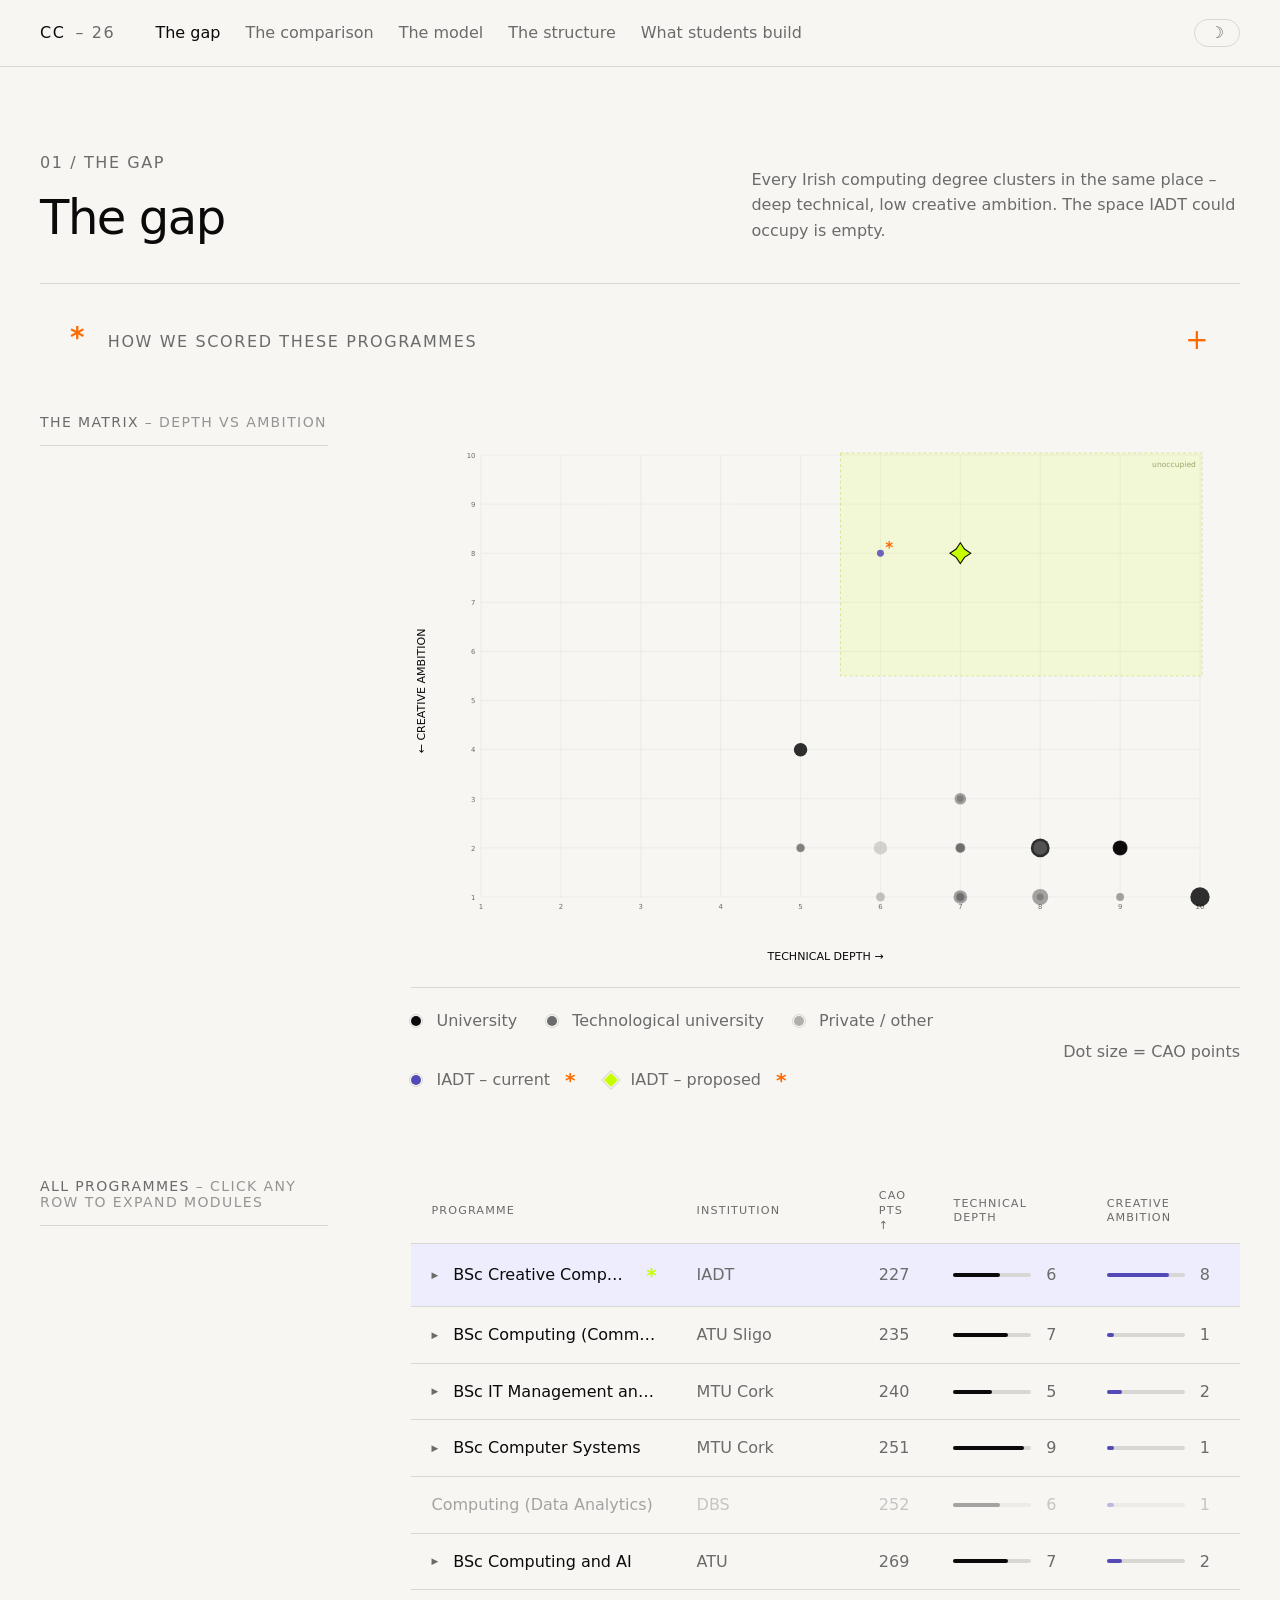
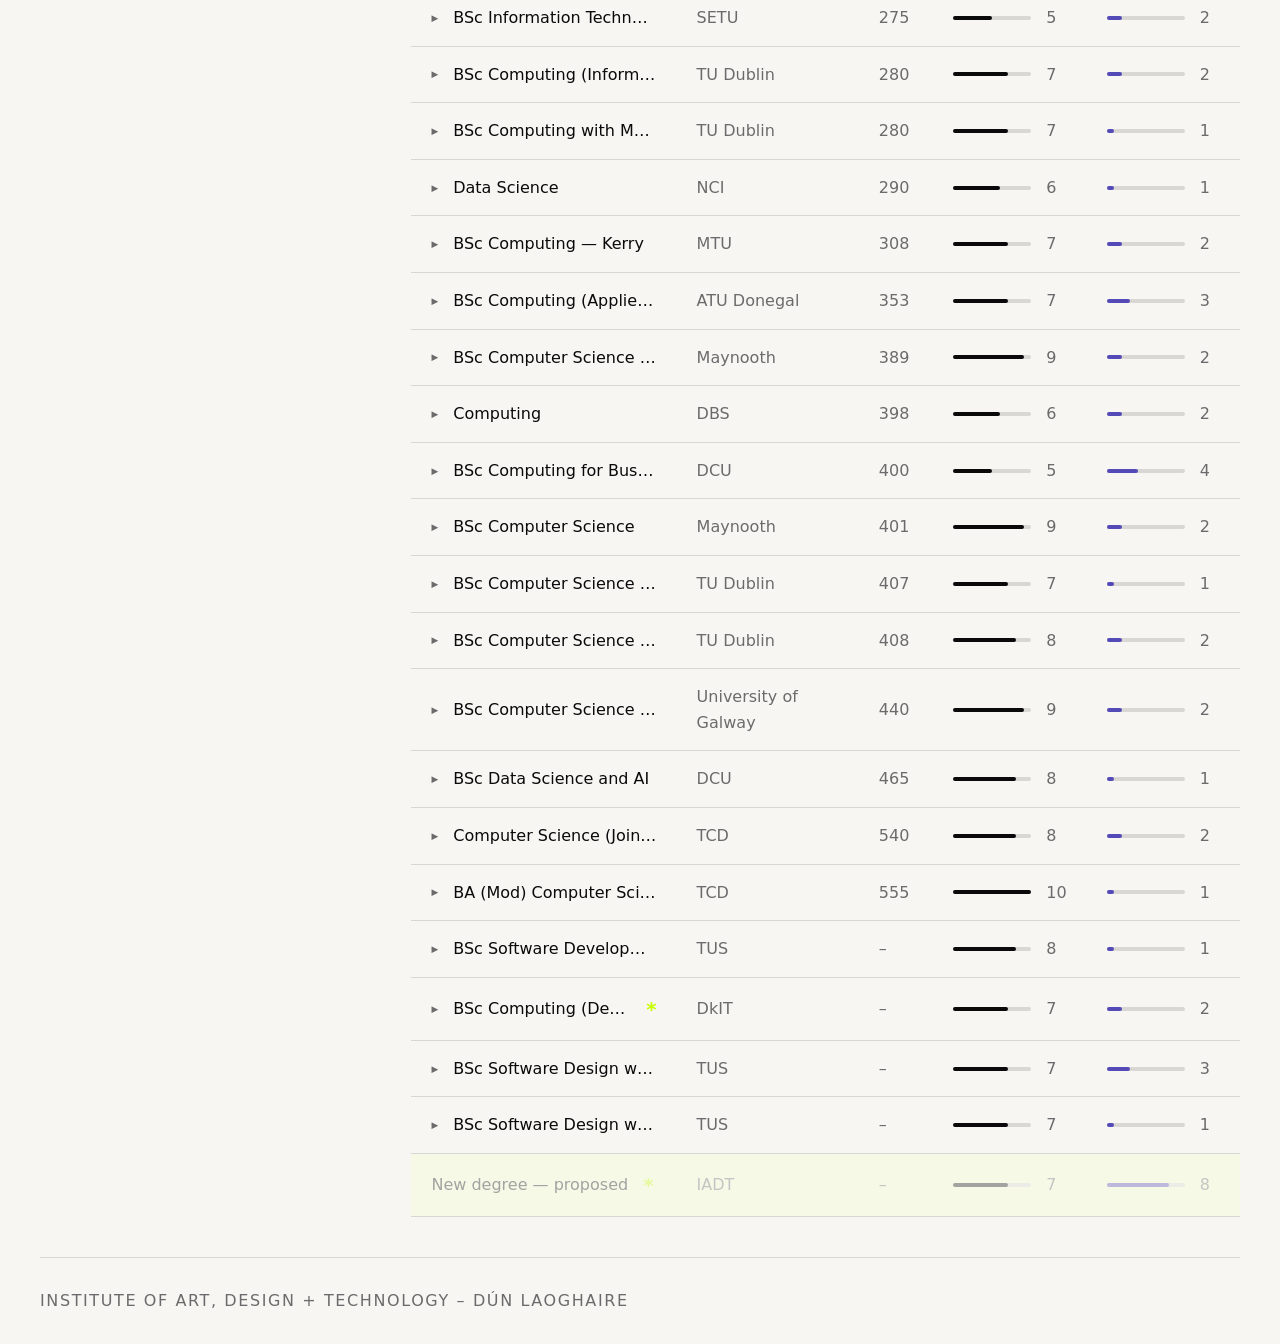
<file: index.html>
<!DOCTYPE html>
<html lang="en">
<head>
  <meta charset="UTF-8">
  <meta name="viewport" content="width=device-width, initial-scale=1.0">
  <meta name="description" content="The gap in Irish computing education – a landscape analysis of 37 degree programmes.">
  <title>The Gap – CC 26</title>
  <link rel="stylesheet" href="https://rsms.me/inter/inter.css">
  <link rel="stylesheet" href="css/style.css">
  <script defer src="js/theme.js"></script>
</head>
<body class="page">

  <a class="skip-link" href="#main-content">Skip to main content</a>

  <header class="site-header">
    <a class="wordmark" href="index.html" aria-label="CC 26 – home">
      <span class="wordmark__name">CC</span>
      <span class="wordmark__sub">26</span>
    </a>
    <nav class="site-nav" aria-label="Proposal sections">
      <ul class="site-nav__list" role="list">
        <li><a class="site-nav__link" href="index.html">The gap</a></li>
        <li><a class="site-nav__link" href="05-compare.html">The comparison</a></li>
        <li><a class="site-nav__link" href="04-model.html">The model</a></li>
        <li><a class="site-nav__link" href="03-structure.html">The structure</a></li>
        <li><a class="site-nav__link" href="02-sprints.html">What students build</a></li>
      </ul>
    </nav>
    <button class="theme-toggle" aria-label="Toggle dark mode" aria-pressed="false">
      <span aria-hidden="true">☽</span>
    </button>
  </header>

  <div class="page-header">
    <div>
      <p class="page-header__eyebrow">01 / The gap</p>
      <h1 class="page-header__title">The gap</h1>
    </div>
    <p class="page-header__desc">
      Every Irish computing degree clusters in the same place – deep technical,
      low creative ambition. The space IADT could occupy is empty.
    </p>
  </div>

  <details class="methodology">
    <summary class="methodology__summary">
      <span>
        <span class="methodology__marker" aria-hidden="true">*</span>
        How we scored these programmes
      </span>
      <span class="methodology__toggle" aria-hidden="true">+</span>
    </summary>
    <div class="methodology__body switcher">
      <div class="flow">
        <p>
          Each of the 37 programmes was scored 1–10 on two axes, based on a review
          of publicly available module lists, programme descriptions and learning
          outcomes. Scores reflect the overall character of the degree – not the
          presence or absence of any single module.
        </p>
        <p>
          <strong>Technical depth (X axis)</strong> measures how much of the degree
          is dedicated to writing, understanding and debugging real code –
          programming languages, data structures and algorithms, systems programming,
          networking, databases and computer architecture. A score of
          <strong>9–10</strong> indicates significant CS theory: compilers, formal
          methods, concurrent systems. A score of <strong>7–8</strong> indicates
          strong applied programming. A score of <strong>5–6</strong> indicates solid
          coding foundations where programming is not the dominant activity.
        </p>
      </div>
      <div class="flow">
        <p>
          <strong>Creative ambition (Y axis)</strong> measures how much of the degree
          explicitly teaches design thinking, visual communication, human-centred
          process, prototyping and critique culture. A token UX or HCI module does
          not raise this score. A score of <strong>7–8</strong> requires design to be
          a named, sustained pillar across multiple years.
        </p>
        <p>
          <strong>* IADT Creative Computing</strong> is scored
          <strong>6 for technical depth</strong>. Students write real code across all
          four years – programming, databases, APIs, full-stack projects, cloud and
          networking. The score is not higher because the programme lacks the CS
          theory depth of university degrees: algorithms at scale, systems
          programming, compilers and formal methods.
        </p>
        <p>
          Dot size encodes CAO points (2025 or most recent available). Click any
          programme row in the table below to expand its module list.
        </p>
      </div>
    </div>
  </details>

  <main id="main-content" class="site-main stack">

    <section class="label-rail" aria-labelledby="matrix-heading">

      <h2 id="matrix-heading" class="section-label">
        The matrix
        <span class="section-label__hint">– depth vs ambition</span>
      </h2>

      <figure class="matrix-figure">

        <canvas
          id="matrix"
          role="img"
          aria-label="Scatter plot of 37 Irish computing degrees on two axes: technical depth (x) and creative ambition (y). Almost all programmes cluster bottom-right – high technical, low creative. IADT Creative Computing sits top-left. The proposed new degree sits top-right, a position no other programme occupies."
        >
          <p>
            Chart showing 37 Irish computing degrees. Most cluster bottom-right
            (high technical depth, low creative ambition). IADT Creative Computing
            sits top-left. The proposed new degree targets the top-right –
            currently unoccupied. See the full data table below.
          </p>
        </canvas>

        <div
          id="tooltip"
          class="tooltip"
          role="tooltip"
          aria-hidden="true"
        ></div>

        <figcaption class="matrix-legend">
          <div class="sidebar">
            <ul class="cluster" role="list" aria-label="Dot colour key">
              <li class="legend__item">
                <span class="legend__dot" data-type="university" aria-hidden="true"></span>
                University
              </li>
              <li class="legend__item">
                <span class="legend__dot" data-type="tu" aria-hidden="true"></span>
                Technological university
              </li>
              <li class="legend__item">
                <span class="legend__dot" data-type="other" aria-hidden="true"></span>
                Private / other
              </li>
              <li class="legend__item">
                <span class="legend__dot" data-type="iadt" aria-hidden="true"></span>
                IADT – current
                <span class="legend__marker" aria-hidden="true">*</span>
              </li>
              <li class="legend__item">
                <span class="legend__dot" data-type="proposed" aria-hidden="true"></span>
                IADT – proposed
                <span class="legend__marker" aria-hidden="true">*</span>
              </li>
            </ul>
            <p class="legend__note">Dot size = CAO points</p>
          </div>
        </figcaption>

      </figure>

    </section>

    <section class="label-rail" aria-labelledby="table-heading">

      <h2 id="table-heading" class="section-label">
        All programmes
        <span class="section-label__hint">– click any row to expand modules</span>
      </h2>

      <div class="stack" style="--stack-space: var(--space-m)">
      <div class="table-scroll" role="region" aria-label="Irish computing degrees data" tabindex="0">
        <table class="data-table" id="prog-table">
          <thead>
            <tr>
              <th scope="col" data-col="name"        aria-sort="none">Programme</th>
              <th scope="col" data-col="institution" aria-sort="none">Institution</th>
              <th scope="col" data-col="cao_points"  aria-sort="none">CAO pts</th>
              <th scope="col" data-col="x"           aria-sort="none">Technical depth</th>
              <th scope="col" data-col="y"           aria-sort="none">Creative ambition</th>
            </tr>
          </thead>
          <tbody id="table-body"></tbody>
        </table>
      </div>
      </div>

    </section>

  </main>

  <footer class="site-footer">
    <p class="site-footer__text">Institute of Art, Design + Technology – Dún Laoghaire</p>
  </footer>

  <script src="js/gap.js" type="module"></script>

</body>
</html>
</file>
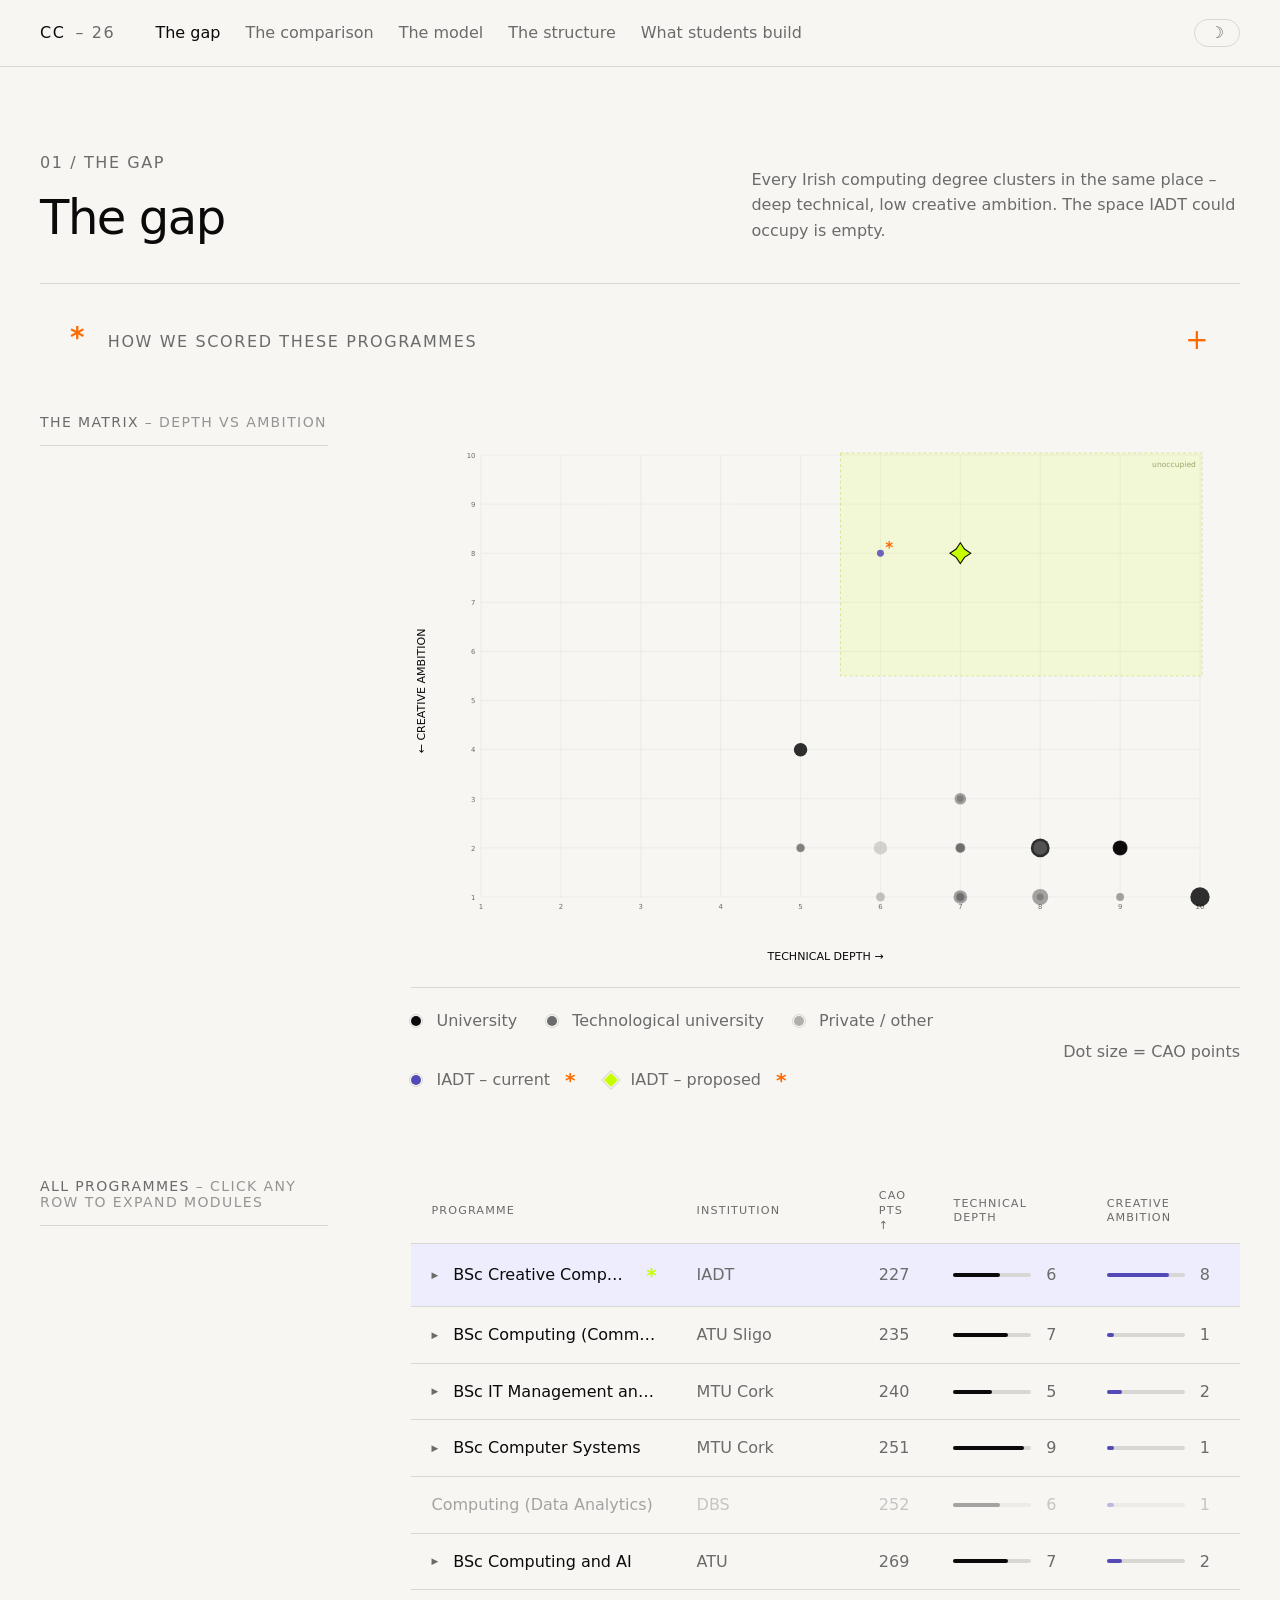
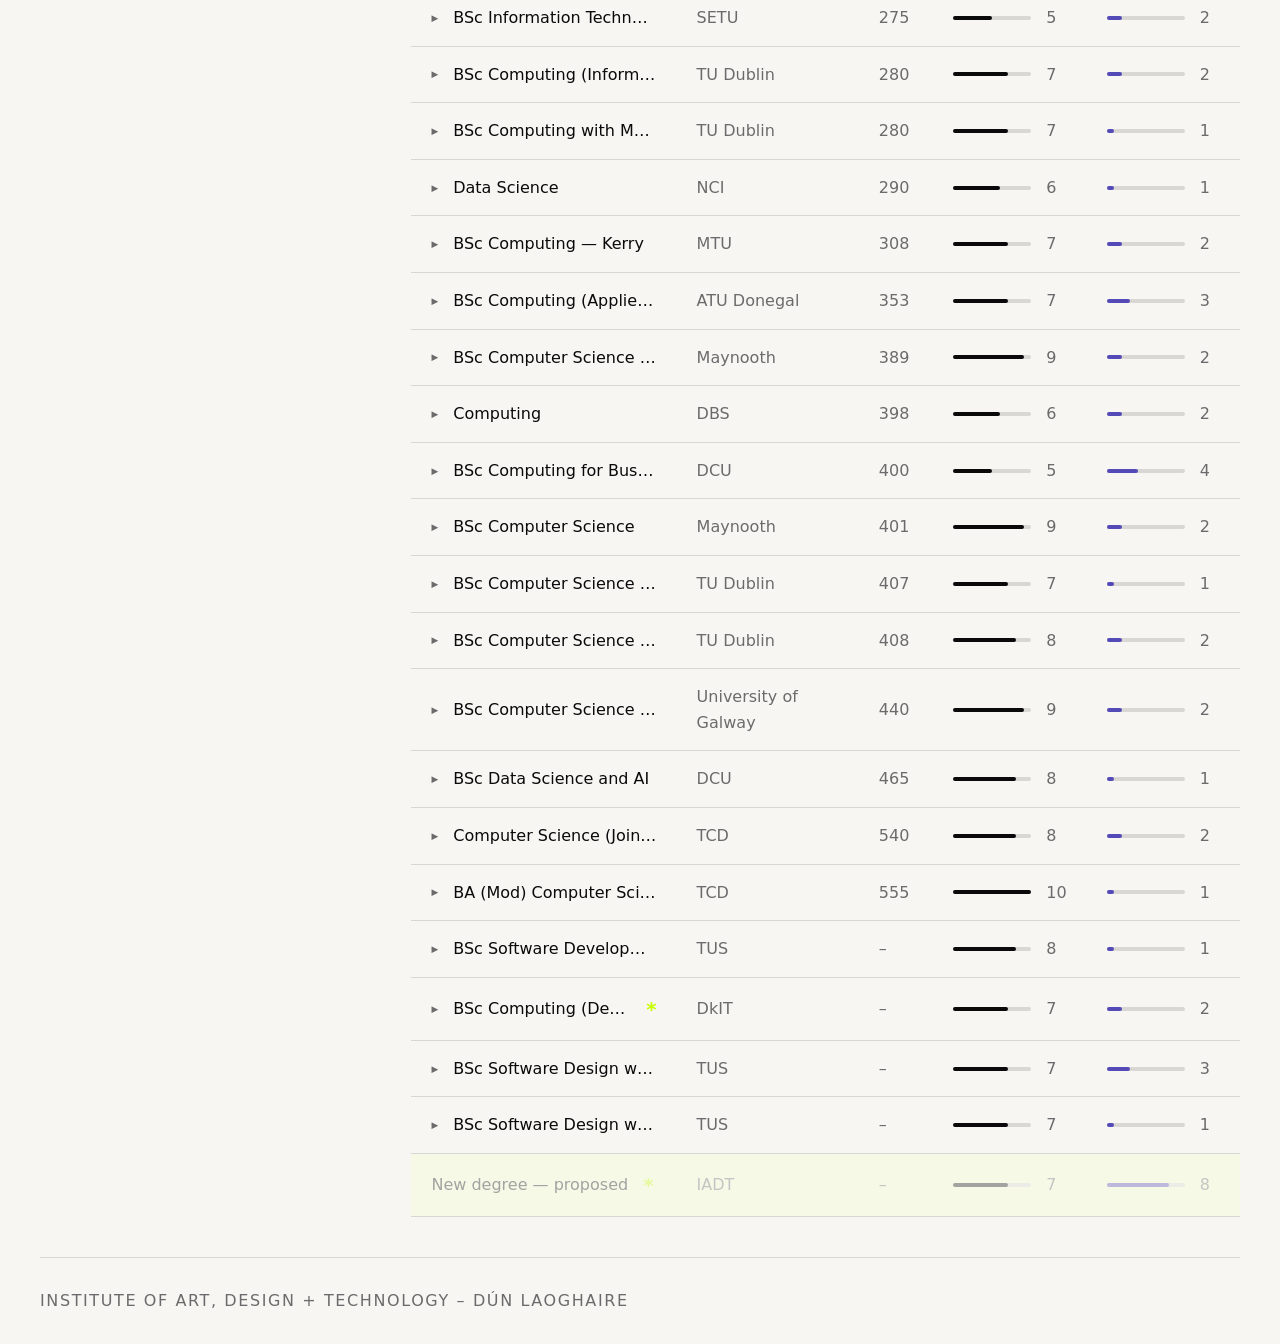
<file: 01-gap.html>
<!DOCTYPE html>
<html lang="en">
<head>
  <meta charset="UTF-8">
  <meta http-equiv="refresh" content="0; url=index.html">
  <title>CC 26</title>
  <script>window.location.replace('index.html');</script>
</head>
<body>
  <a href="index.html">CC 26 – The gap</a>
</body>
</html>
</file>
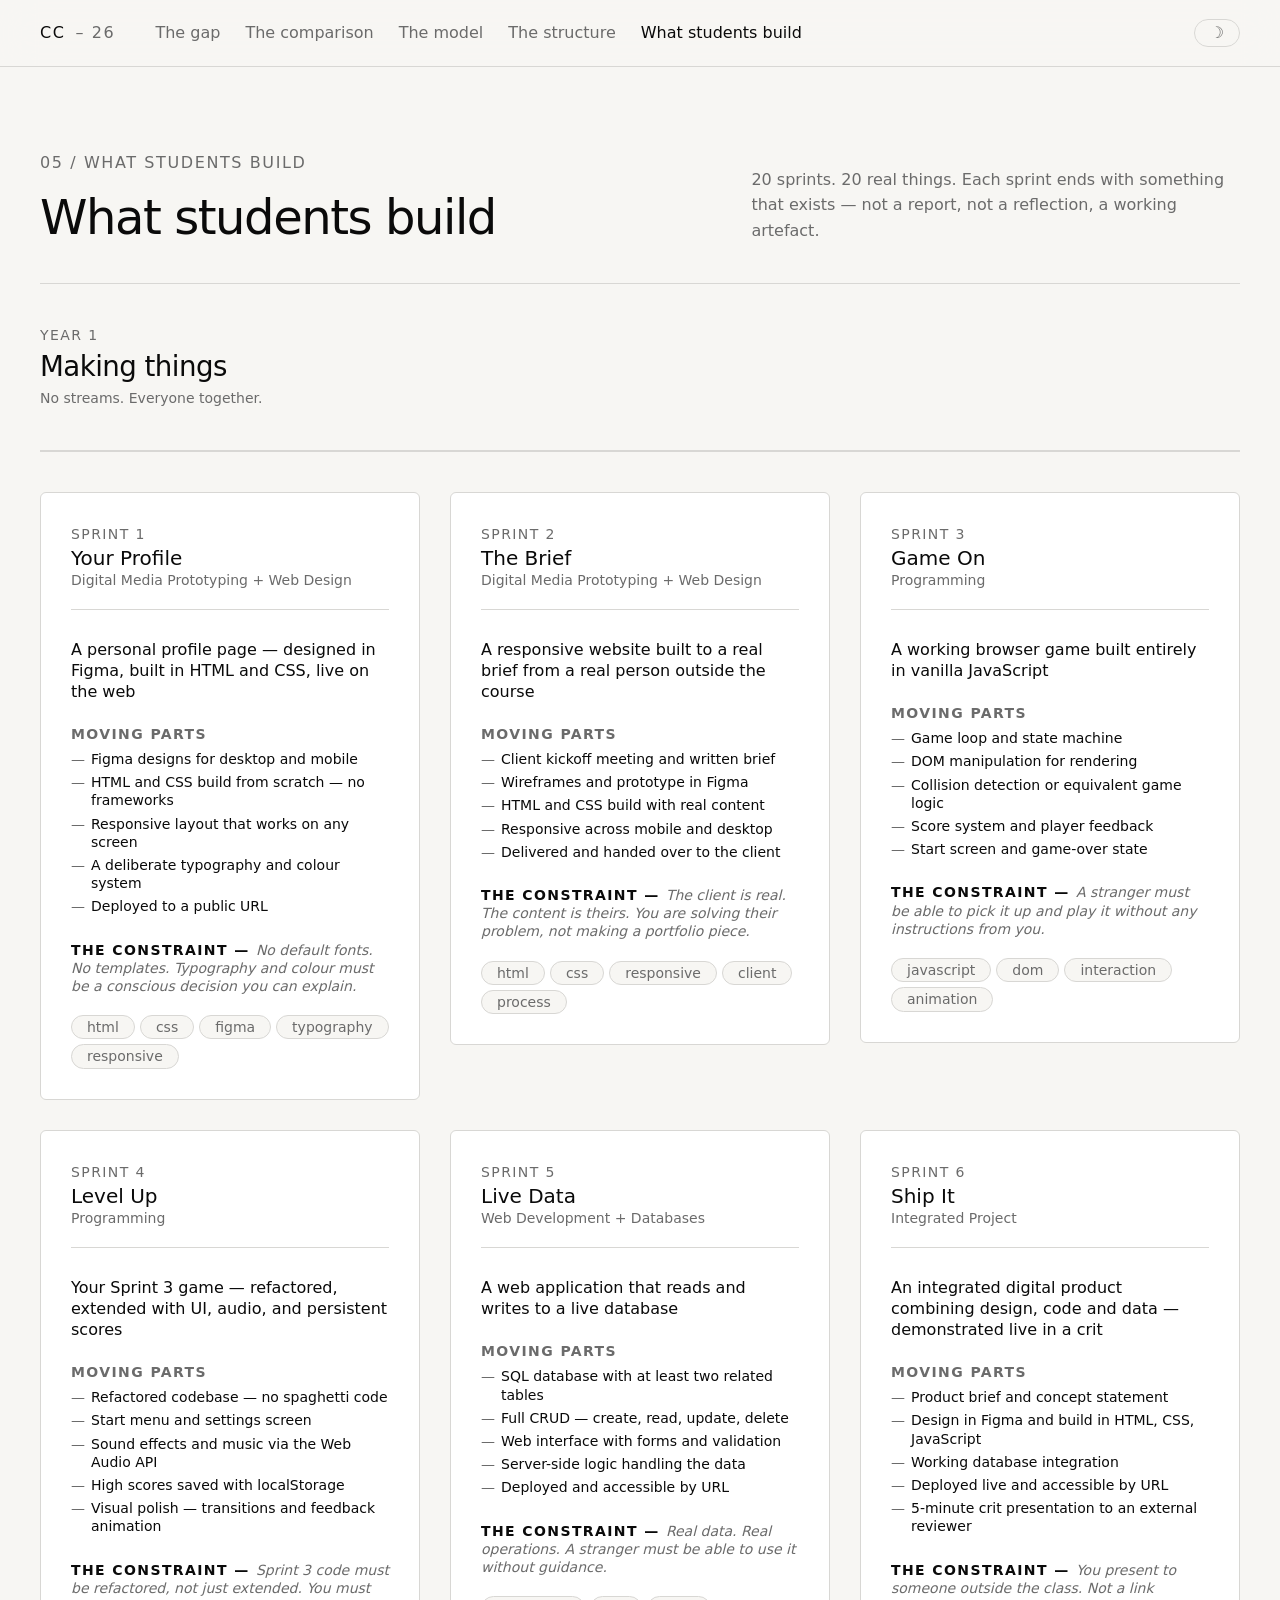
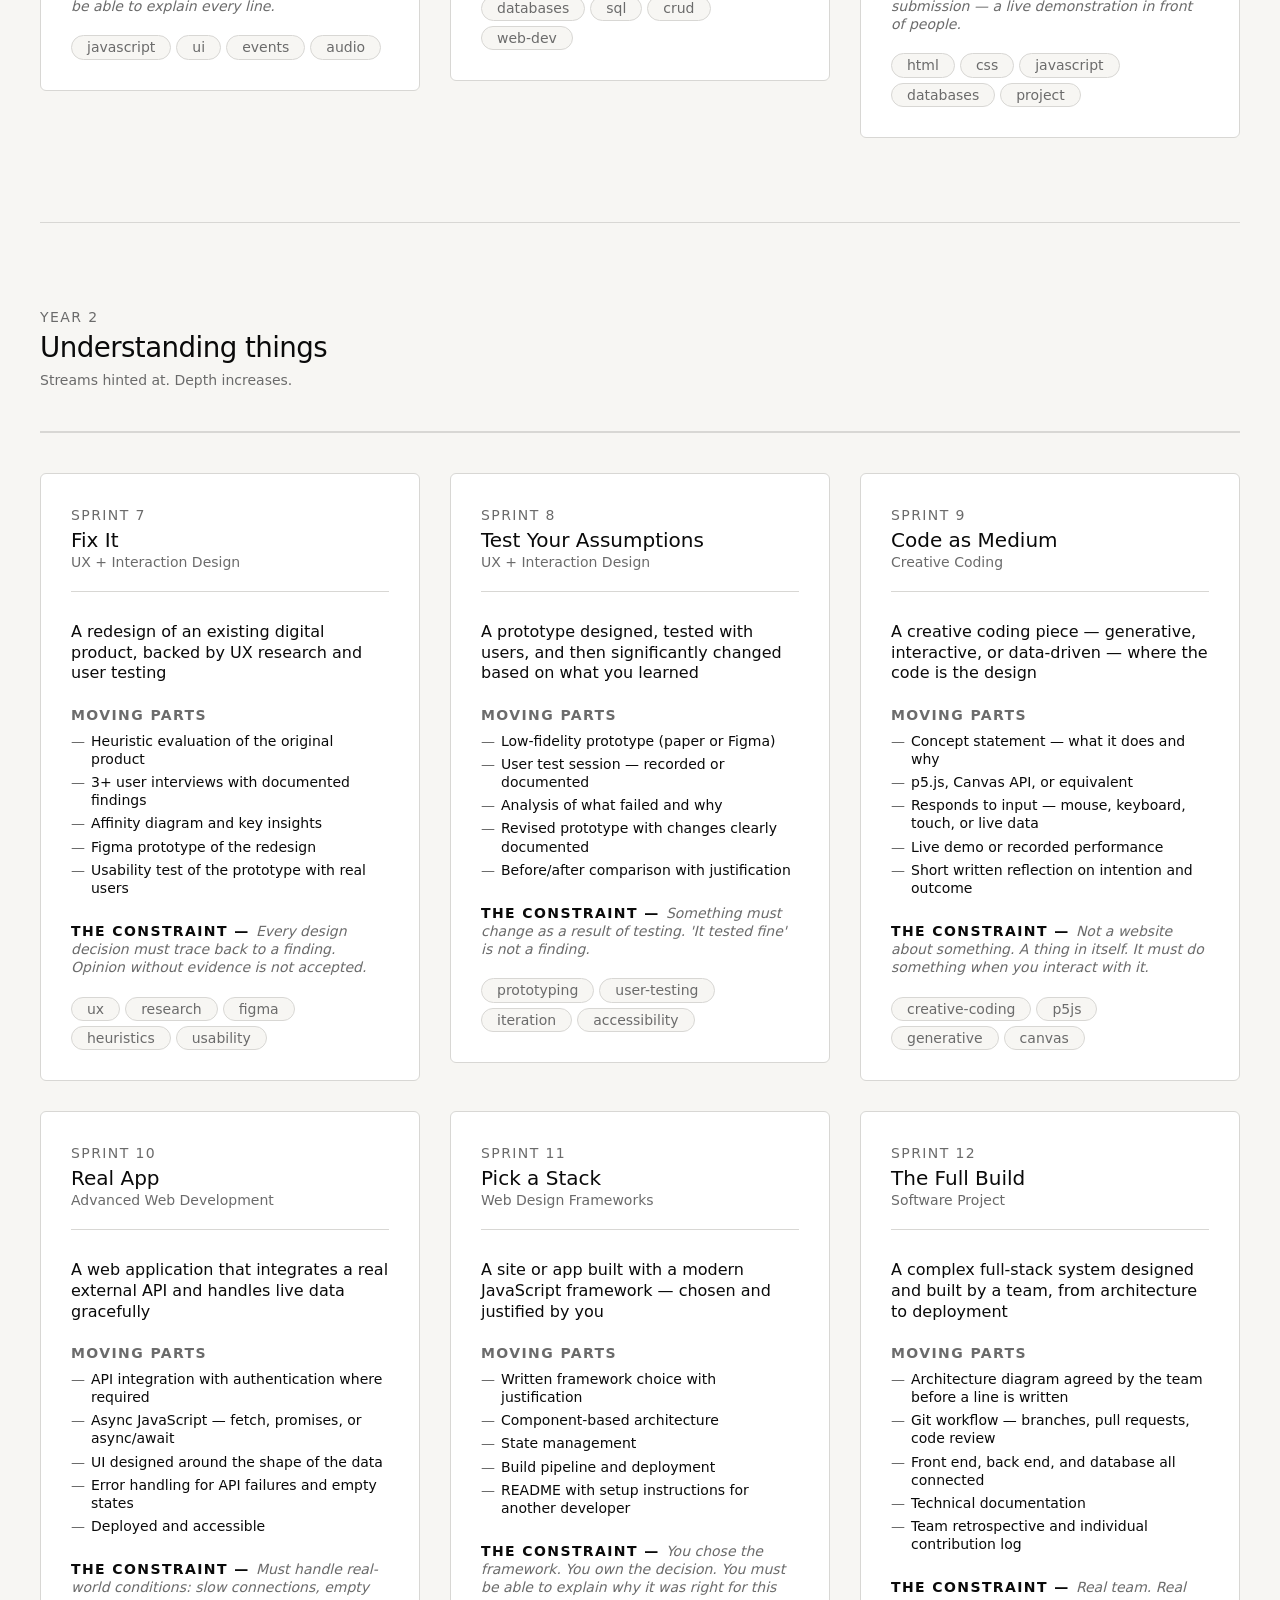
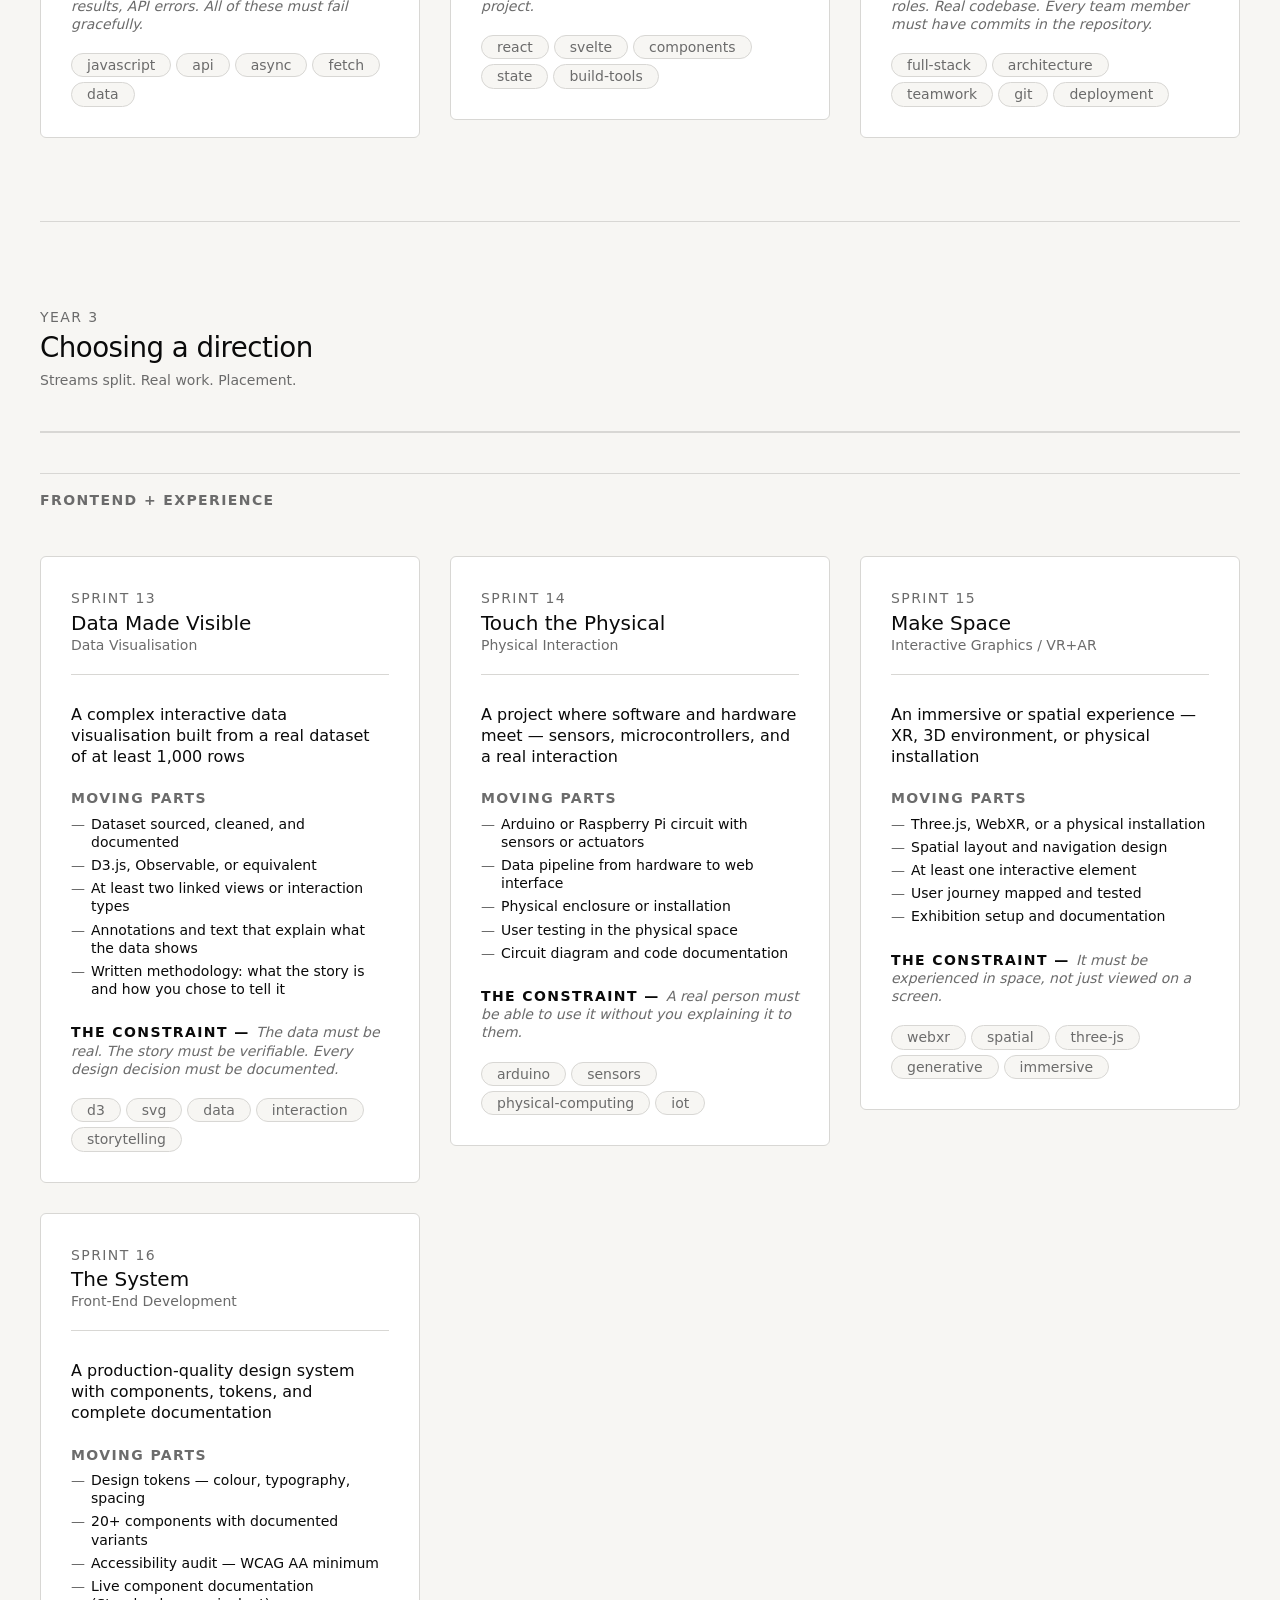
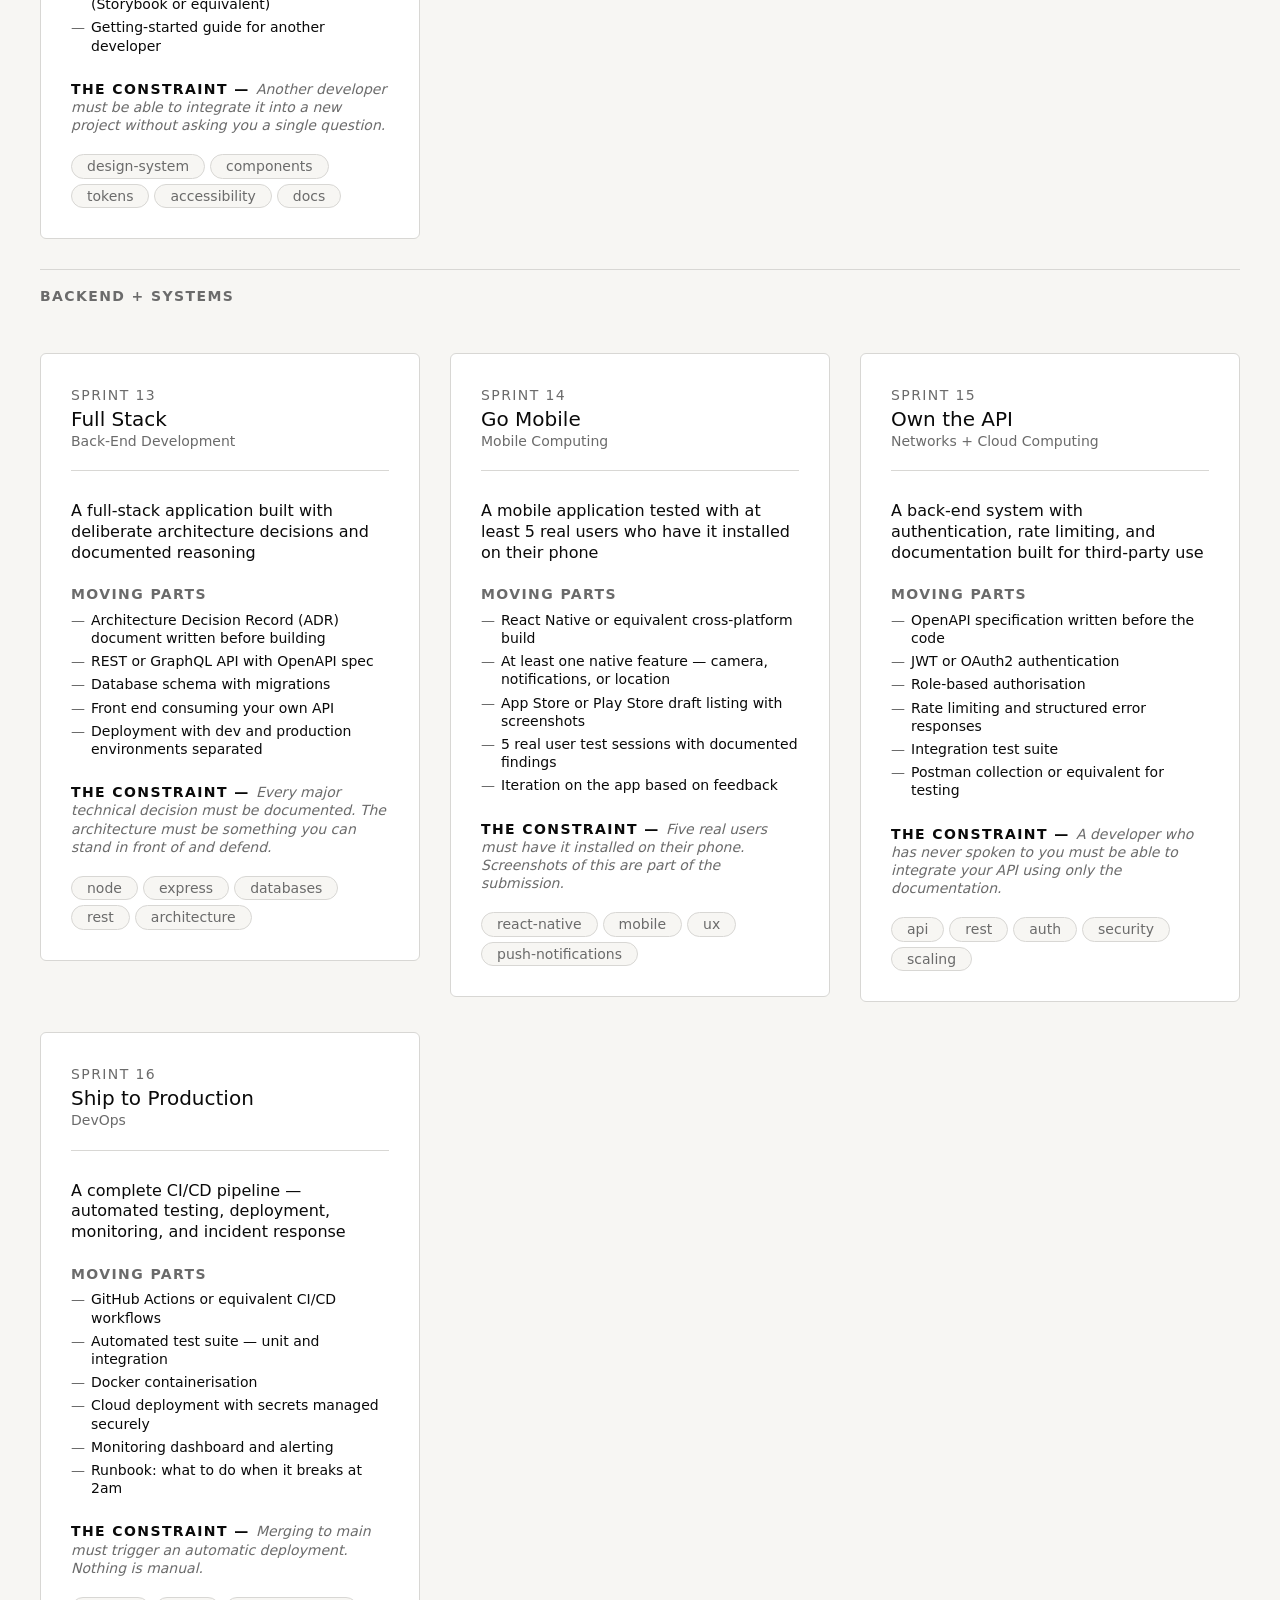
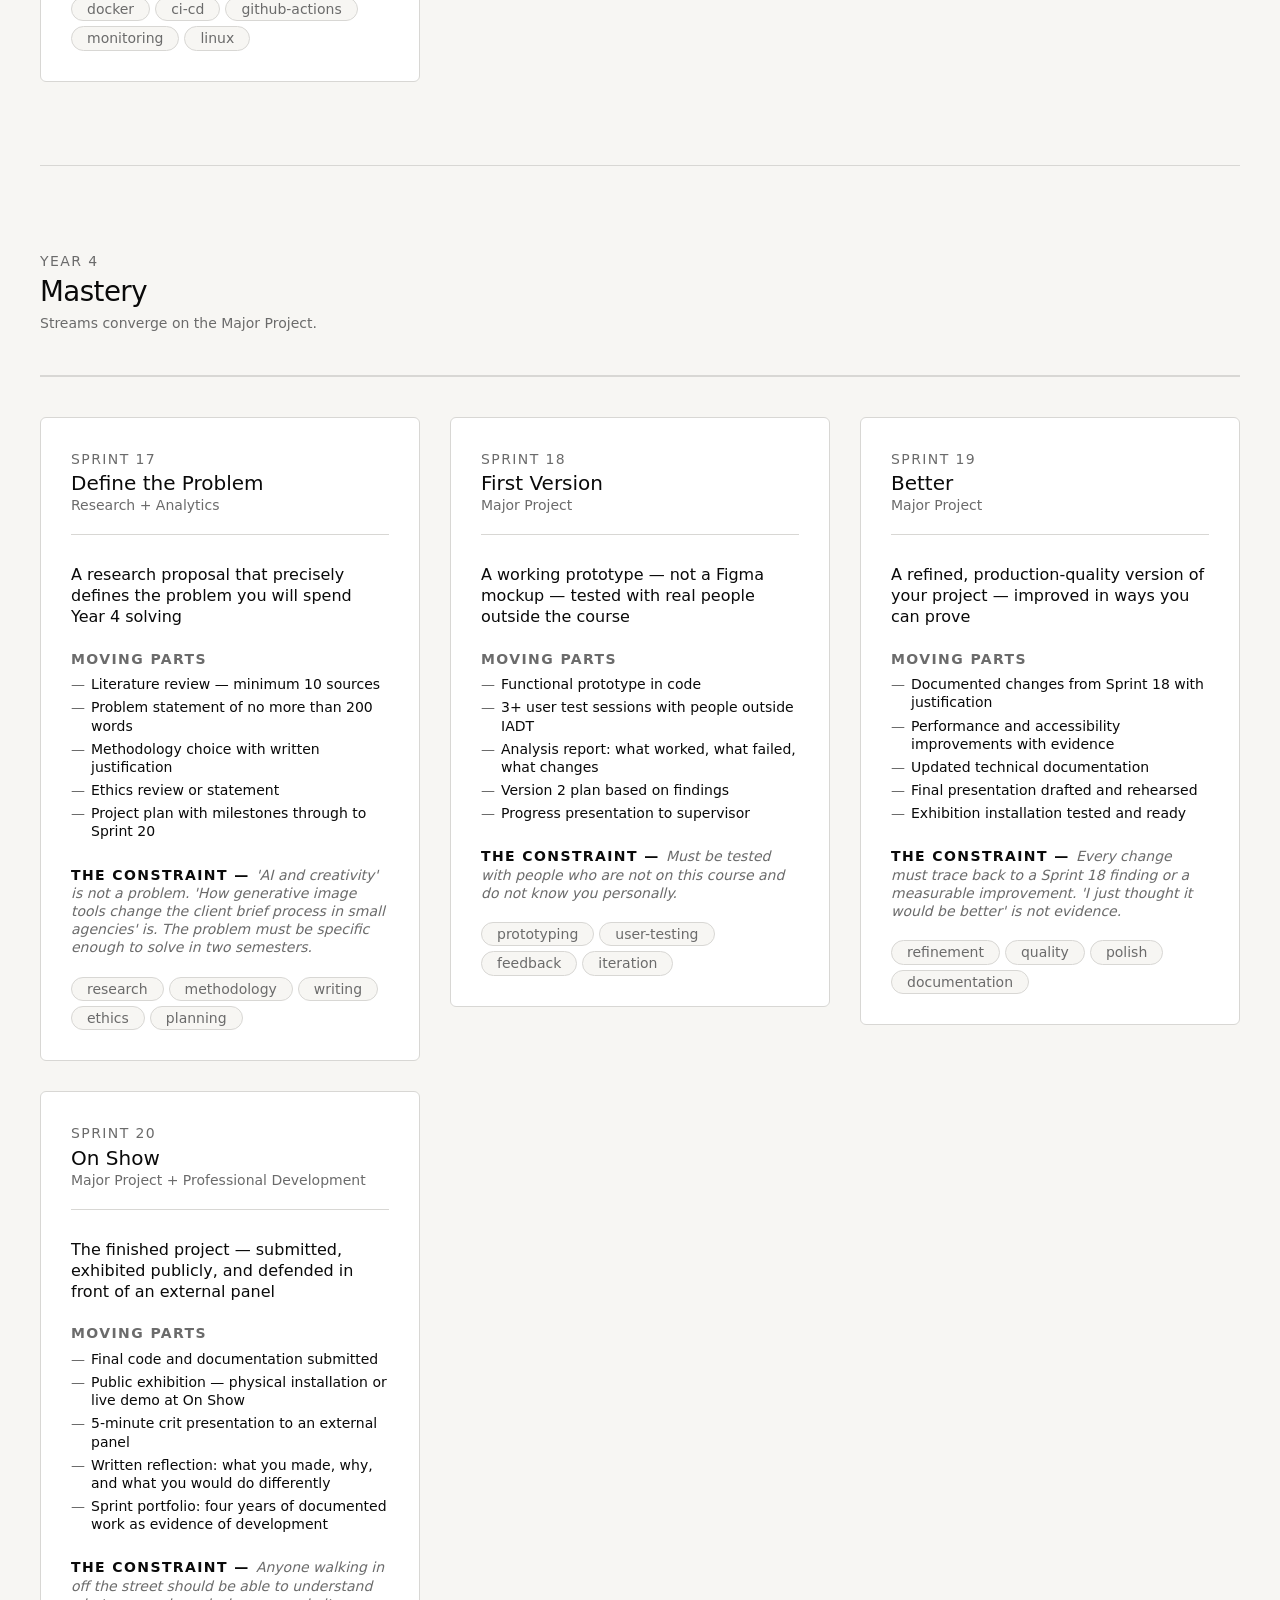
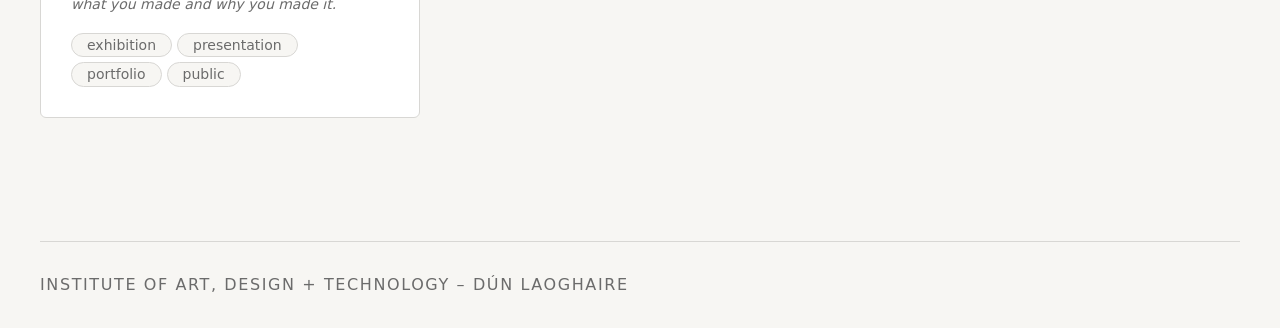
<file: 02-sprints.html>
<!DOCTYPE html>
<html lang="en">
<head>
  <meta charset="UTF-8">
  <meta name="viewport" content="width=device-width, initial-scale=1.0">
  <meta name="description" content="What students actually build across 20 sprints — the artifacts, the moving parts, and the constraints.">
  <title>What Students Build – CC 26</title>
  <link rel="stylesheet" href="https://rsms.me/inter/inter.css">
  <link rel="stylesheet" href="css/style.css">
  <script defer src="js/theme.js"></script>
  <script src="js/sprints.js" type="module" defer></script>
</head>
<body class="page">

  <a class="skip-link" href="#main-content">Skip to main content</a>

  <header class="site-header">
    <a class="wordmark" href="index.html" aria-label="CC 26 – home">
      <span class="wordmark__name">CC</span>
      <span class="wordmark__sub">26</span>
    </a>
    <nav class="site-nav" aria-label="Proposal sections">
      <ul class="site-nav__list" role="list">
        <li><a class="site-nav__link" href="index.html">The gap</a></li>
        <li><a class="site-nav__link" href="05-compare.html">The comparison</a></li>
        <li><a class="site-nav__link" href="04-model.html">The model</a></li>
        <li><a class="site-nav__link" href="03-structure.html">The structure</a></li>
        <li><a class="site-nav__link" href="02-sprints.html">What students build</a></li>
      </ul>
    </nav>
    <button class="theme-toggle" aria-label="Toggle dark mode" aria-pressed="false">
      <span aria-hidden="true">☽</span>
    </button>
  </header>

  <div class="page-header">
    <div>
      <p class="page-header__eyebrow">05 / What students build</p>
      <h1 class="page-header__title">What students build</h1>
    </div>
    <p class="page-header__desc">
      20 sprints. 20 real things. Each sprint ends with something
      that exists — not a report, not a reflection, a working artefact.
    </p>
  </div>

  <main id="main-content" class="site-main">
    <div id="sprints-root"></div>
  </main>

  <footer class="site-footer">
    <p class="site-footer__text">Institute of Art, Design + Technology – Dún Laoghaire</p>
  </footer>

</body>
</html>
</file>
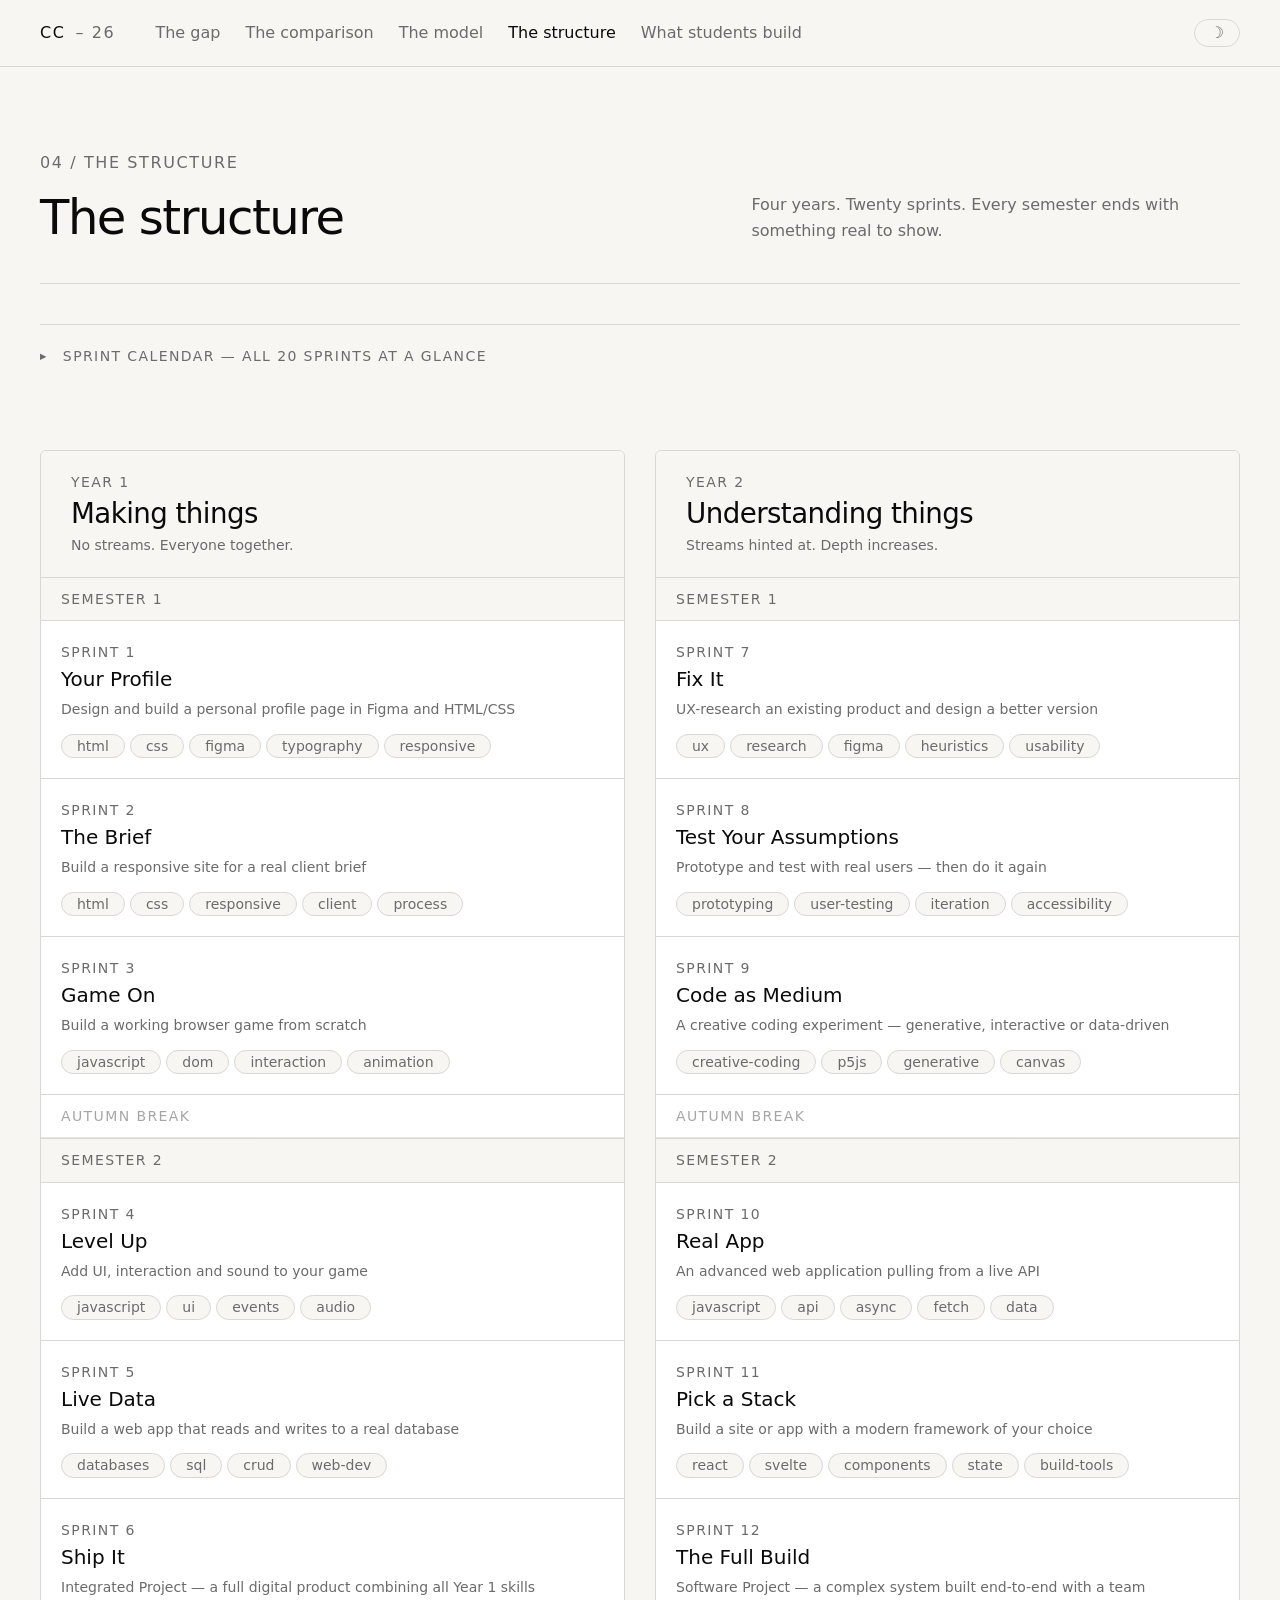
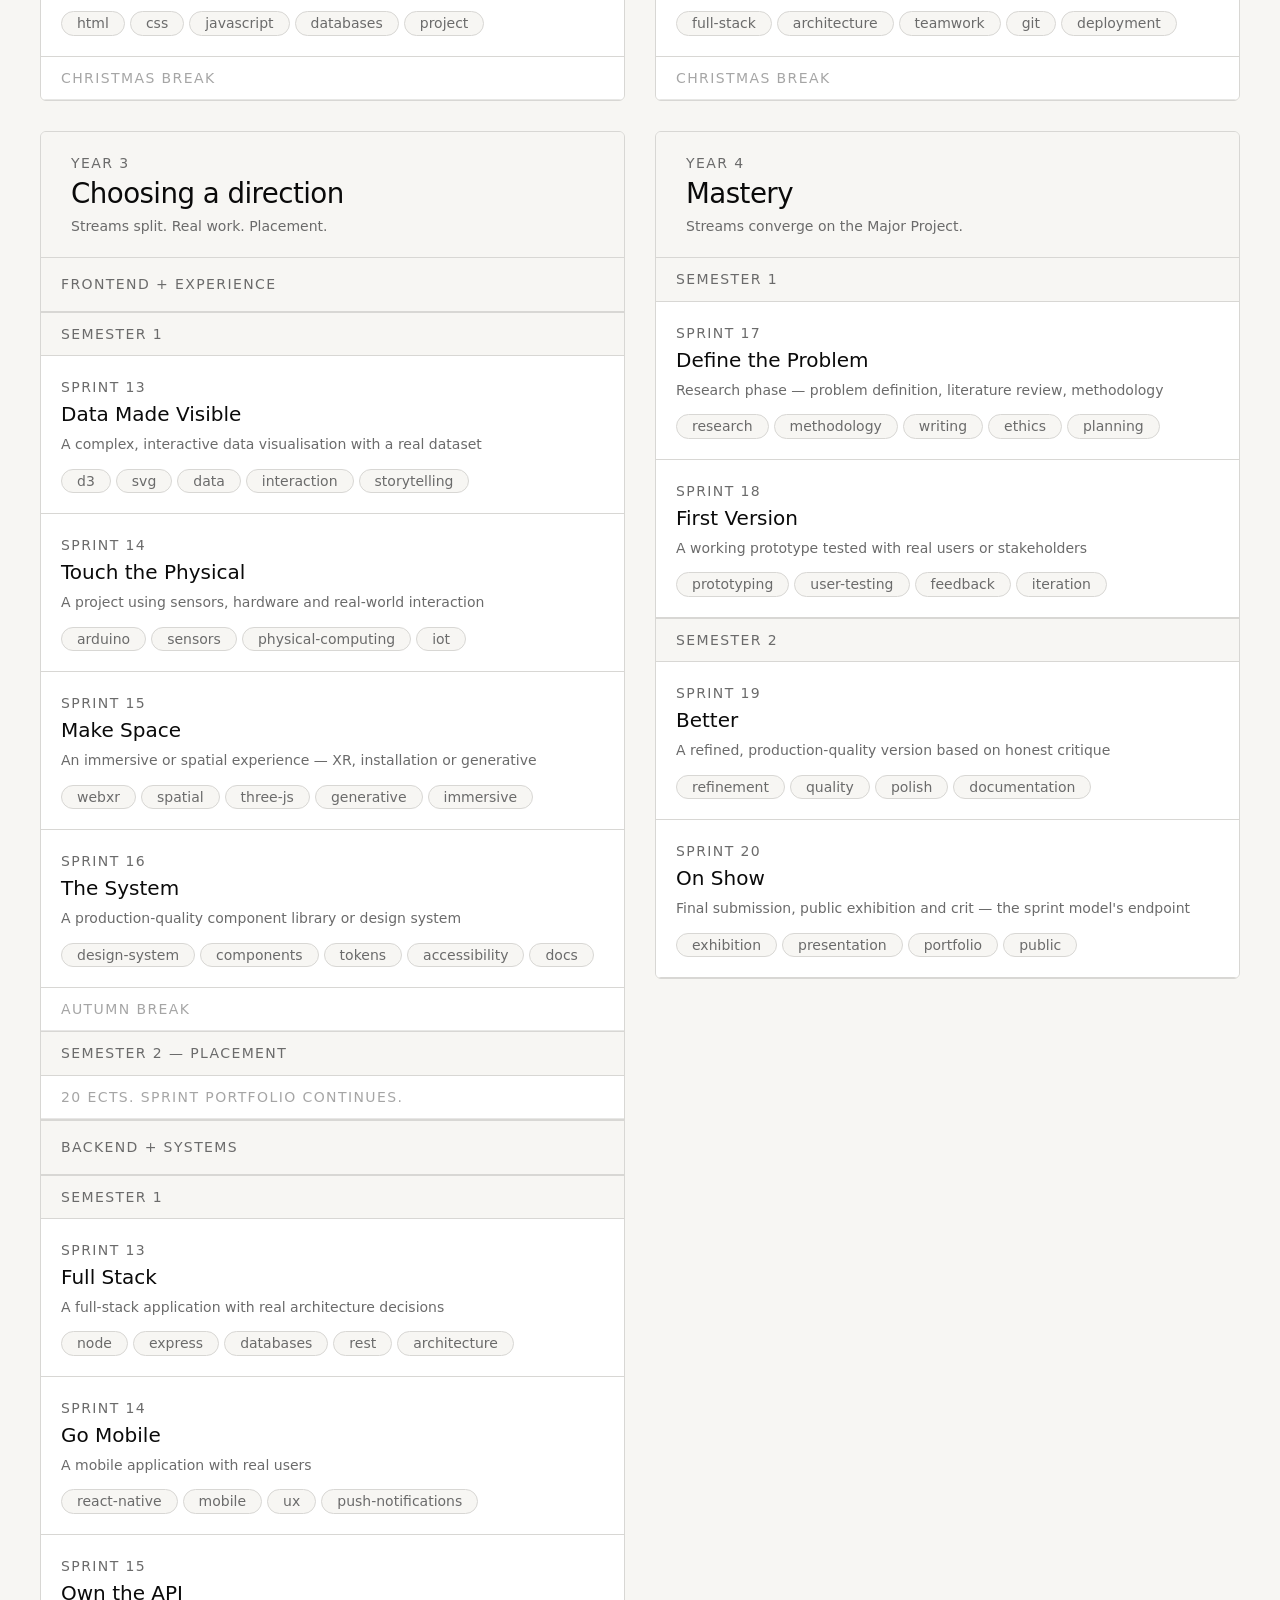
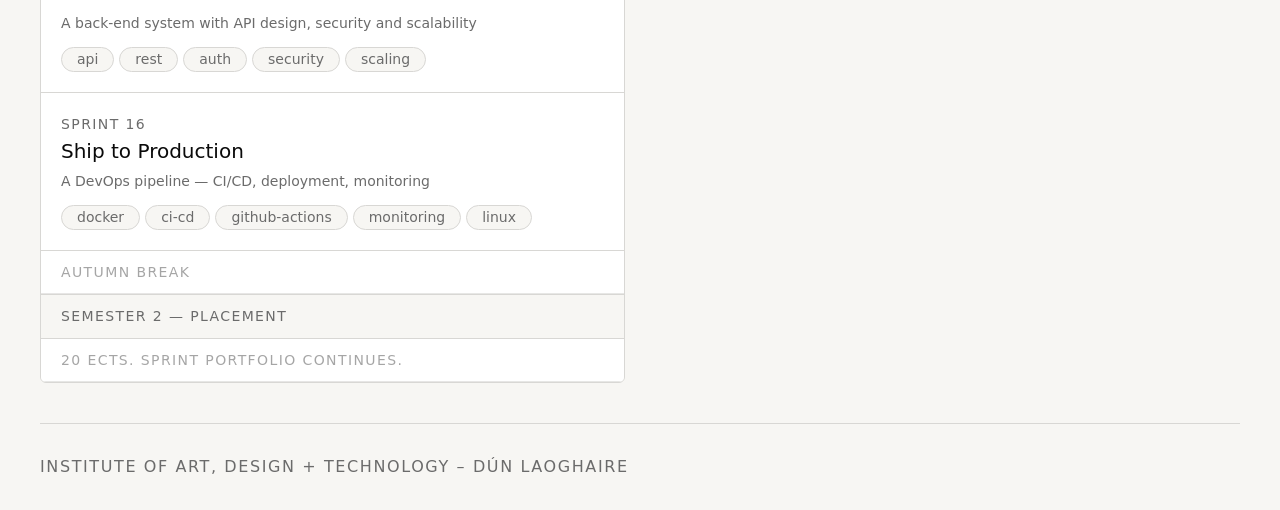
<file: 03-structure.html>
<!DOCTYPE html>
<html lang="en">
<head>
  <meta charset="UTF-8">
  <meta name="viewport" content="width=device-width, initial-scale=1.0">
  <meta name="description" content="The sprint-based structure of the CC 26 degree — four years, twenty sprints.">
  <title>The Structure – CC 26</title>
  <link rel="stylesheet" href="https://rsms.me/inter/inter.css">
  <link rel="stylesheet" href="css/style.css">
  <script defer src="js/theme.js"></script>
  <script src="js/structure.js" type="module" defer></script>
</head>
<body class="page">

  <a class="skip-link" href="#main-content">Skip to main content</a>

  <header class="site-header">
    <a class="wordmark" href="index.html" aria-label="CC 26 – home">
      <span class="wordmark__name">CC</span>
      <span class="wordmark__sub">26</span>
    </a>
    <nav class="site-nav" aria-label="Proposal sections">
      <ul class="site-nav__list" role="list">
        <li><a class="site-nav__link" href="index.html">The gap</a></li>
        <li><a class="site-nav__link" href="05-compare.html">The comparison</a></li>
        <li><a class="site-nav__link" href="04-model.html">The model</a></li>
        <li><a class="site-nav__link" href="03-structure.html">The structure</a></li>
        <li><a class="site-nav__link" href="02-sprints.html">What students build</a></li>
      </ul>
    </nav>
    <button class="theme-toggle" aria-label="Toggle dark mode" aria-pressed="false">
      <span aria-hidden="true">☽</span>
    </button>
  </header>

  <div class="page-header">
    <div>
      <p class="page-header__eyebrow">04 / The structure</p>
      <h1 class="page-header__title">The structure</h1>
    </div>
    <p class="page-header__desc">
      Four years. Twenty sprints. Every semester ends with something real to show.
    </p>
  </div>

  <main id="main-content" class="site-main">

    <div id="structure-root" aria-label="Programme structure by year"></div>

  </main>

  <footer class="site-footer">
    <p class="site-footer__text">Institute of Art, Design + Technology – Dún Laoghaire</p>
  </footer>

</body>
</html>
</file>
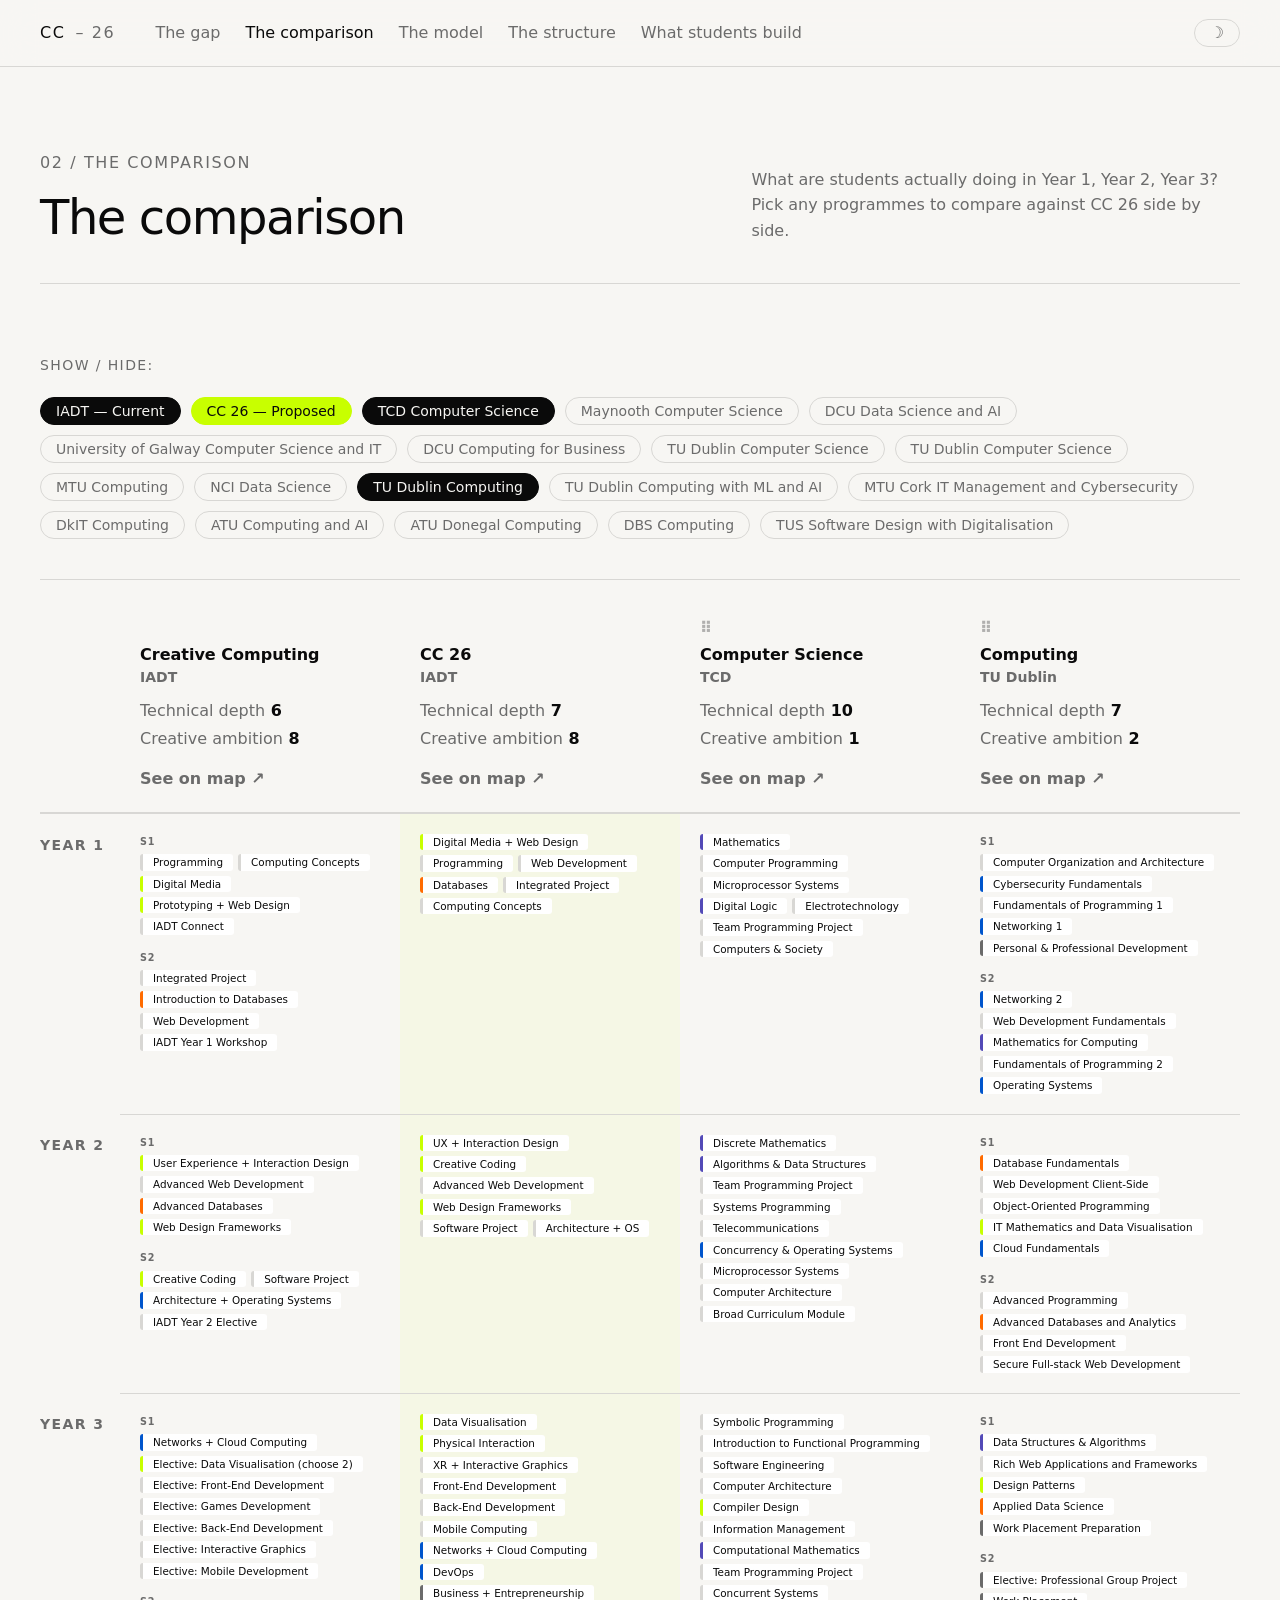
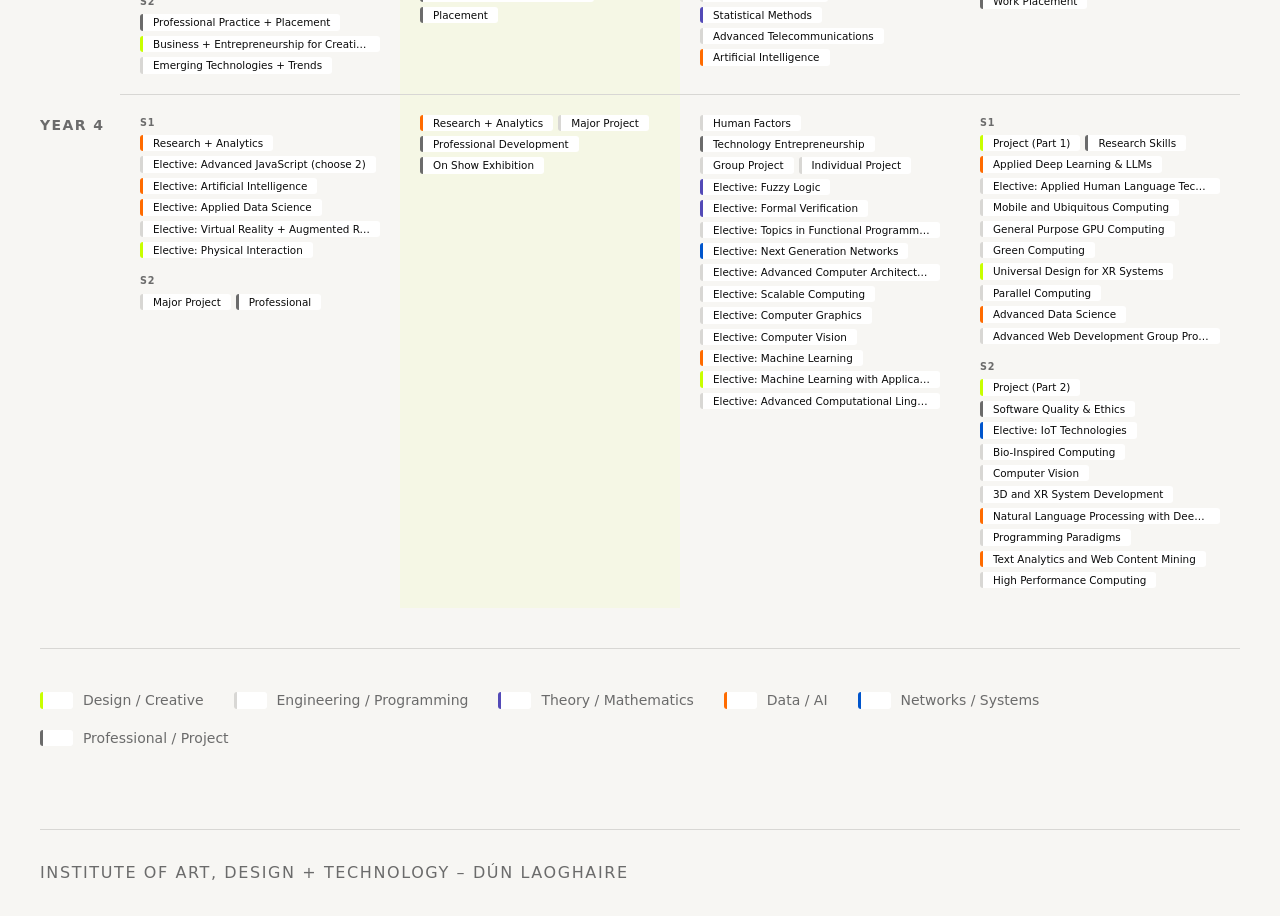
<file: 05-compare.html>
<!DOCTYPE html>
<html lang="en">
<head>
  <meta charset="UTF-8">
  <meta name="viewport" content="width=device-width, initial-scale=1.0">
  <meta name="description" content="Year-by-year curriculum comparison across Irish computing degrees.">
  <title>The Comparison – CC 26</title>
  <link rel="stylesheet" href="https://rsms.me/inter/inter.css">
  <link rel="stylesheet" href="css/style.css">
  <script defer src="js/theme.js"></script>
  <script src="js/compare.js" type="module" defer></script>
</head>
<body class="page">

  <a class="skip-link" href="#main-content">Skip to main content</a>

  <header class="site-header">
    <a class="wordmark" href="index.html" aria-label="CC 26 – home">
      <span class="wordmark__name">CC</span>
      <span class="wordmark__sub">26</span>
    </a>
    <nav class="site-nav" aria-label="Proposal sections">
      <ul class="site-nav__list" role="list">
        <li><a class="site-nav__link" href="index.html">The gap</a></li>
        <li><a class="site-nav__link" href="05-compare.html">The comparison</a></li>
        <li><a class="site-nav__link" href="04-model.html">The model</a></li>
        <li><a class="site-nav__link" href="03-structure.html">The structure</a></li>
        <li><a class="site-nav__link" href="02-sprints.html">What students build</a></li>
      </ul>
    </nav>
    <button class="theme-toggle" aria-label="Toggle dark mode" aria-pressed="false">
      <span aria-hidden="true">☽</span>
    </button>
  </header>

  <div class="page-header">
    <div>
      <p class="page-header__eyebrow">02 / The comparison</p>
      <h1 class="page-header__title">The comparison</h1>
    </div>
    <p class="page-header__desc">
      What are students actually doing in Year 1, Year 2, Year 3?
      Pick any programmes to compare against CC 26 side by side.
    </p>
  </div>

  <main id="main-content" class="site-main">

    <div id="compare-root">
      <p class="compare-loading">Loading…</p>
    </div>

  </main>

  <footer class="site-footer">
    <p class="site-footer__text">Institute of Art, Design + Technology – Dún Laoghaire</p>
  </footer>

</body>
</html>
</file>
<file: css/style.css>
/* ============================================================
   CC 26 – GLOBAL STYLESHEET
   Methodology:      CUBE CSS          (cube.fyi)
   Type + space:     Utopia            (utopia.fyi)
   Layout:           Every Layout      (every-layout.dev)
   Font:             Inter             (rsms.me/inter)
   Line heights:     Ratio approach    (piccalil.li/blog/line-heights-in-css-work-better-with-ratios)
============================================================ */


/* ------------------------------------------------------------
   RESET
------------------------------------------------------------ */

*, *::before, *::after {
  box-sizing: border-box;
  margin: 0;
  padding: 0;
}


/* ------------------------------------------------------------
   DESIGN TOKENS
   Every value that could change lives here.
   Nothing is hardcoded outside :root.
------------------------------------------------------------ */

:root {

  /* ── Fluid type scale (Utopia, 320px → 1240px) ── */
  --step--1: clamp(0.875rem, 0.875rem + 0vw,    0.875rem);
  --step-0:  1rem;
  --step-1:  clamp(1rem,     0.9rem   + 0.5vw,  1.25rem);
  --step-2:  clamp(1.25rem,  1.05rem  + 0.85vw, 1.75rem);
  --step-3:  clamp(1.5rem,   1.1rem   + 1.7vw,  2.5rem);
  --step-4:  clamp(1.8rem,   1rem     + 4vw,    3rem);

  /* ── Fluid space scale (Utopia, 320px → 1240px) ── */
  --space-3xs: clamp(0.25rem,  0.23rem + 0.11vw, 0.3125rem);
  --space-2xs: clamp(0.5rem,   0.46rem + 0.22vw, 0.625rem);
  --space-xs:  clamp(0.75rem,  0.69rem + 0.33vw, 0.9375rem);
  --space-s:   clamp(1rem,     0.93rem + 0.43vw, 1.25rem);
  --space-m:   clamp(1.5rem,   1.38rem + 0.65vw, 1.875rem);
  --space-l:   clamp(2rem,     1.74rem + 1.09vw, 2.5rem);
  --space-xl:  clamp(3rem,     2.61rem + 1.63vw, 4rem);
  --space-2xl: clamp(4rem,     3.48rem + 2.17vw, 6rem);
  --space-3xl: clamp(6rem,     5.22rem + 3.26vw, 8rem);

  /* One-up pairs */
  --space-s-m:  clamp(1rem,   0.76rem + 1.09vw, 1.875rem);
  --space-m-l:  clamp(1.5rem, 1.15rem + 1.52vw, 2.5rem);
  --space-l-xl: clamp(2rem,   1.5rem  + 2.17vw, 4rem);

  /* ── Typography ── */
  --font-sans:    "Inter", system-ui, sans-serif;
  --font-feature: "cv02","cv03","cv04","cv11","ss01";

  /* Font weights */
  --weight-thin:    200;
  --weight-light:   300;
  --weight-regular: 400;
  --weight-medium:  500;
  --weight-bold:    700;

  /* Line heights – ratio-based (piccalil.li/blog/line-heights-in-css-work-better-with-ratios)
     Each value is a unitless ratio. The browser multiplies by font-size automatically.
     Use --lh-flat for display text, --lh-tight for headings, --lh-body for prose. */
  --lh-flat:  1;
  --lh-tight: 1.1;
  --lh-snug:  1.3;
  --lh-body:  1.6;
  --lh-loose: 1.8;

  /* Letter spacing */
  --tracking-caps:     0.1em;
  --tracking-wide:     0.06em;
  --tracking-tight:   -0.02em;
  --tracking-display: -0.03em;

  /* ── Colour – light mode ── */
  --color-bg:      #f7f6f3;
  --color-surface: #ffffff;
  --color-text:    #0a0a0a;
  --color-muted:   #6b6b6b;
  --color-border:  #d8d7d4;
  --color-accent:  #c8ff00;
  --color-orange:  #ff6b00;
  --color-focus:   #0055cc;

  /* Accent green is the same in both modes — dark text always reads on it */
  --color-text-on-accent: #0a0a0a;

  /* Tinted surface variants – derived from brand colours */
  --color-surface-iadt:     #EEEDFE;
  --color-surface-proposed: #f5ffd0;

  /* Data visualisation */
  --color-dot-university: #0a0a0a;
  --color-dot-tu:         #6b6b6b;
  --color-dot-other:      #b0afa9;
  --color-dot-iadt:       #534AB7;
  --color-dot-proposed:   #c8ff00;

  /* ── Borders ── */
  --border-width-thin:   1px;
  --border-width-medium: 2px;
  --border-width-accent: 3px;
  --border-thin:   var(--border-width-thin) solid var(--color-border);
  --border-medium: var(--border-width-medium) solid var(--color-border);

  /* ── Radii ── */
  --radius-s: 3px;
  --radius-m: 6px;
  --radius-full: 9999px;

  /* ── Shadows ── */
  --shadow-s: 0 2px 8px rgba(0, 0, 0, 0.08);

  /* ── Motion ── */
  --duration-fast:   150ms;
  --duration-normal: 220ms;
  --duration-slow:   400ms;
  --ease-out:   cubic-bezier(0.25, 0.46, 0.45, 0.94);
  --ease-spring: cubic-bezier(0.34, 1.56, 0.64, 1);

  /* ── Layout ── */
  --site-padding:    var(--space-l);
  --chevron-indent:  1.2rem;
  --tooltip-max-w:   240px;
  --measure-prose:   72ch;
  --measure-desc:    48ch;
  --grid-min:        30ch;
}

/* ── Dark mode – token overrides only ── */
/* :not([data-theme="light"]) lets a manual light preference suppress the OS rule */
@media (prefers-color-scheme: dark) {
  :root:not([data-theme="light"]) {
    --color-bg:      #111110;
    --color-surface: #1c1c1b;
    --color-text:    #f0efe9;
    --color-muted:   #888884;
    --color-border:  #2e2e2c;
    --color-focus:   #60a5fa;

    --color-surface-iadt:     #1e1b3a;
    --color-surface-proposed: #1e2e00;

    --color-dot-university: #f0efe9;
    --color-dot-tu:         #888884;
    --color-dot-other:      #555552;
    --color-dot-iadt:       #AFA9EC;
    --color-dot-proposed:   #c8ff00;
  }
}

/* Manual dark mode — same tokens, overrides OS preference */
html[data-theme="dark"] {
  --color-bg:      #111110;
  --color-surface: #1c1c1b;
  --color-text:    #f0efe9;
  --color-muted:   #888884;
  --color-border:  #2e2e2c;
  --color-focus:   #60a5fa;

  --color-surface-iadt:     #1e1b3a;
  --color-surface-proposed: #1e2e00;

  --color-dot-university: #f0efe9;
  --color-dot-tu:         #888884;
  --color-dot-other:      #555552;
  --color-dot-iadt:       #AFA9EC;
  --color-dot-proposed:   #c8ff00;
}

/* ── Reduced motion ── */
@media (prefers-reduced-motion: reduce) {
  *, *::before, *::after {
    animation-duration: 0.01ms !important;
    transition-duration: 0.01ms !important;
  }
}


/* ------------------------------------------------------------
   BASE
   Minimal – let the browser and cascade do their job
------------------------------------------------------------ */

html {
  font-size: 100%;
  -webkit-text-size-adjust: 100%;
  text-size-adjust: 100%;
  background-color: var(--color-bg);
}

body {
  font-family: var(--font-sans);
  font-feature-settings: var(--font-feature);
  color: var(--color-text);
  line-height: var(--lh-body);
  min-block-size: 100svh;
  padding-inline: var(--site-padding);
}

/* Headings inherit line-height from context – ratio does the work */
h1, h2, h3, h4 {
  line-height: var(--lh-tight);
  font-weight: var(--weight-regular);
}

a { color: inherit; }

a:active { color: var(--color-accent); }

::selection {
  background-color: var(--color-accent);
  color: var(--color-text-on-accent);
}

img, canvas, svg { display: block; max-inline-size: 100%; }

:focus-visible {
  outline: var(--border-width-medium) solid var(--color-focus);
  outline-offset: 3px;
  border-radius: var(--radius-s);
}

:focus:not(:focus-visible) { outline: none; }


/* ------------------------------------------------------------
   COMPOSITION
   Layout only – no colour, type or decoration
------------------------------------------------------------ */

/* Stack – vertical flow */
.stack {
  display: flex;
  flex-direction: column;
  justify-content: flex-start;
  gap: var(--stack-space, var(--space-m));
}

/* Cluster – horizontal wrapping */
.cluster {
  display: flex;
  flex-wrap: wrap;
  gap: var(--cluster-space, var(--space-s));
  align-items: var(--cluster-align, center);
}

/* Sidebar – two-column, stacks below threshold */
.sidebar {
  display: flex;
  flex-wrap: wrap;
  gap: var(--sidebar-gap, var(--space-m));
}

.sidebar > :first-child {
  flex-grow: 1;
  flex-basis: var(--sidebar-min, 60%);
}

.sidebar > :last-child {
  flex-grow: 1;
  flex-basis: 0;
  min-inline-size: var(--sidebar-content-min, 20ch);
}

/* Switcher – single col below threshold */
.switcher {
  display: flex;
  flex-wrap: wrap;
  gap: var(--switcher-space, var(--space-m));
}

.switcher > * {
  flex-grow: 1;
  flex-basis: calc((var(--switcher-threshold, 40rem) - 100%) * 999);
}

/* Cover – fills viewport */
.cover {
  display: flex;
  flex-direction: column;
  min-block-size: 100svh;
  padding: var(--cover-padding, var(--space-l));
}

.cover > * { margin-block: auto; }
.cover > :first-child { margin-block-start: 0; }
.cover > :last-child  { margin-block-end: 0; }

/* Page shell */
.page {
  display: flex;
  flex-direction: column;
  min-block-size: 100svh;
  max-inline-size: 90rem;
  margin-inline: auto;
  width: 100%;
}

/* Flow – prose rhythm */
.flow > * + * {
  margin-block-start: var(--flow-space, var(--space-m));
}

/* Grid – auto-responsive RAM columns */
.grid {
  display: grid;
  grid-template-columns: repeat(auto-fill, minmax(min(var(--grid-min), 100%), 1fr));
  gap: var(--grid-gap, var(--space-m));
}

/* Label-rail – fixed-width label column left, fluid content right */
.label-rail {
  display: grid;
  grid-template-columns: var(--label-rail-lhs, 18rem) 1fr;
  column-gap: var(--label-rail-gap, var(--space-2xl));
  align-items: start;
}

@media (max-width: 55rem) {
  .label-rail { grid-template-columns: 1fr; }
}

/* Reset heading margins inside the left column */
.label-rail > h2,
.label-rail > h3,
.label-rail > .section-label {
  margin-block: 0;
}


/* ------------------------------------------------------------
   UTILITIES
   Single-responsibility, always token-bound
------------------------------------------------------------ */

/* Type scale */
.u-step--1 { font-size: var(--step--1); }
.u-step-0  { font-size: var(--step-0); }
.u-step-1  { font-size: var(--step-1); }
.u-step-2  { font-size: var(--step-2); }
.u-step-3  { font-size: var(--step-3); }
.u-step-4  { font-size: var(--step-4); }

/* Line height */
.u-lh-flat  { line-height: var(--lh-flat); }
.u-lh-tight { line-height: var(--lh-tight); }
.u-lh-snug  { line-height: var(--lh-snug); }
.u-lh-body  { line-height: var(--lh-body); }

/* Weight */
.u-thin    { font-weight: var(--weight-thin); }
.u-light   { font-weight: var(--weight-light); }
.u-medium  { font-weight: var(--weight-medium); }
.u-bold    { font-weight: var(--weight-bold); }

/* Tracking */
.u-caps    { letter-spacing: var(--tracking-caps); text-transform: uppercase; }
.u-tabular { font-variant-numeric: tabular-nums; }

/* Colour */
.u-color-muted  { color: var(--color-muted); }
.u-color-accent { color: var(--color-accent); }
.u-bg-surface   { background-color: var(--color-surface); }

/* Accessibility */
.u-visually-hidden {
  position: absolute;
  inline-size: 1px;
  block-size: 1px;
  padding: 0;
  margin: -1px;
  overflow: hidden;
  clip: rect(0, 0, 0, 0);
  white-space: nowrap;
  border: 0;
}


/* ------------------------------------------------------------
   BLOCKS
   Component-scoped styles
   Any repeated pattern uses a token or composition class
------------------------------------------------------------ */

/* ── Skip link ── */
.skip-link {
  position: absolute;
  inset-block-start: var(--space-s);
  inset-inline-start: var(--space-s);
  padding: var(--space-xs) var(--space-s);
  background: var(--color-accent);
  color: var(--color-text);
  font-size: var(--step-0);
  font-weight: var(--weight-medium);
  text-decoration: none;
  border-radius: var(--radius-s);
  z-index: 100;
  transform: translateY(-200%);
  transition: transform var(--duration-fast);
}

.skip-link:focus { transform: translateY(0); }

/* ── Site header – sticky, full-bleed ──
   Negative margin escapes body padding-inline so bg + border span full viewport.
   Internal padding restores the content alignment. */
.site-header {
  position: sticky;
  top: 0;
  z-index: 100;
  display: flex;
  align-items: center;
  gap: var(--space-m);
  padding-block: var(--space-xs);
  padding-inline: var(--site-padding);
  margin-inline: calc(-1 * var(--site-padding));
  background: color-mix(in srgb, var(--color-bg) 88%, transparent);
  backdrop-filter: blur(16px);
  -webkit-backdrop-filter: blur(16px);
  border-block-end: var(--border-thin);
}

/* ── Site nav ── */
.site-nav {
  flex: 1;
  min-inline-size: 0;
}

.site-nav__list {
  display: flex;
  align-items: center;
  gap: var(--space-3xs);
  list-style: none;
  overflow-x: auto;
  scrollbar-width: none;
}

.site-nav__list::-webkit-scrollbar { display: none; }

.site-nav__link {
  display: inline-block;
  padding: var(--space-3xs) var(--space-2xs);
  font-size: var(--step-0);
  font-weight: var(--weight-light);
  color: var(--color-muted);
  text-decoration: none;
  white-space: nowrap;
  border-radius: var(--radius-s);
  transition: color var(--duration-fast);
}

.site-nav__link:hover {
  color: var(--color-text);
}

.site-nav__link[aria-current="page"] {
  color: var(--color-text);
}

/* ── Wordmark ── */
.wordmark {
  display: inline-flex;
  align-items: baseline;
  gap: var(--space-2xs);
  font-size: var(--step-0);
  font-weight: var(--weight-medium);
  letter-spacing: var(--tracking-caps);
  text-transform: uppercase;
  color: var(--color-text);
  text-decoration: none;
}

.wordmark__sub {
  color: var(--color-muted);
  font-weight: var(--weight-regular);
}

.wordmark__sub::before { content: "– "; }

/* ── Page header ── */
.page-header {
  display: flex;
  flex-wrap: wrap;
  align-items: flex-end;
  gap: var(--space-l);
  padding-block: var(--space-2xl) var(--space-l);
  border-block-end: var(--border-thin);
}

.page-header__eyebrow {
  color: var(--color-muted);
  letter-spacing: var(--tracking-caps);
  text-transform: uppercase;
  margin-block-end: var(--space-xs);
}

.page-header__title {
  font-size: var(--step-4);
  font-weight: var(--weight-light);
  letter-spacing: var(--tracking-display);
  line-height: var(--lh-tight);
}

.page-header__desc {
  color: var(--color-muted);
  max-inline-size: var(--measure-desc);
  align-self: flex-end;
}

.page-header > :first-child { flex: 1; }

/* ── Methodology disclosure ── */
.methodology {
  border-radius: var(--radius-s);
  overflow: hidden;
  margin-block-start: var(--space-s);
}

.methodology__summary {
  display: flex;
  justify-content: space-between;
  align-items: center;
  padding: var(--space-s) var(--space-m);
  font-weight: var(--weight-medium);
  letter-spacing: var(--tracking-caps);
  text-transform: uppercase;
  color: var(--color-muted);
  cursor: pointer;
  list-style: none;
  user-select: none;
  transition: color var(--duration-fast), background var(--duration-fast);
}

.methodology__summary::-webkit-details-marker { display: none; }

/* Toggle indicator */
.methodology__toggle {
  font-size: var(--step-2);
  font-weight: var(--weight-regular);
  color: var(--color-orange);
  flex-shrink: 0;
  line-height: var(--lh-flat);
  transition: transform var(--duration-normal) var(--ease-out);
}

.methodology[open] .methodology__toggle { transform: rotate(45deg); }

.methodology__summary:hover {
  color: var(--color-text);
  background: var(--color-surface);
}

/* Asterisk marker */
.methodology__marker {
  color: var(--color-orange);
  font-size: var(--step-2);
  font-weight: var(--weight-bold);
  line-height: var(--lh-flat);
  margin-inline-end: var(--space-xs);
}

.methodology__body {
  padding: var(--space-m);
  border-block-start: var(--border-thin);
  background: var(--color-surface);
}

/* Two equal columns when body is wide enough */
.methodology__body.switcher { --switcher-threshold: 60rem; }

/* .flow handles paragraph spacing */
.methodology__body p { color: var(--color-muted); }
.methodology__body strong { color: var(--color-text); font-weight: var(--weight-medium); }
.methodology__body em     { color: var(--color-dot-iadt); font-style: normal; font-weight: var(--weight-medium); }

/* ── Theme toggle ── */
.theme-toggle {
  appearance: none;
  display: inline-flex;
  align-items: center;
  align-self: center;
  background: none;
  border: var(--border-thin);
  border-radius: var(--radius-full);
  color: var(--color-muted);
  cursor: pointer;
  font-family: var(--font-sans);
  font-size: var(--step-0);
  line-height: var(--lh-flat);
  padding: var(--space-3xs) var(--space-xs);
  transition: color var(--duration-fast), border-color var(--duration-fast);
}

.theme-toggle:hover {
  color: var(--color-text);
  border-color: var(--color-text);
}

/* ── Site main ── */
.site-main {
  flex: 1;
  padding-block: var(--site-padding);
  --stack-space: var(--space-2xl);
}

/* ── Matrix figure ── */
.matrix-figure { position: relative; }

.matrix-figure canvas {
  inline-size: 100%;
  aspect-ratio: 3 / 2;
}

/* ── Tooltip ── */
.tooltip {
  position: absolute;
  background: var(--color-surface);
  border: var(--border-thin);
  border-radius: var(--radius-m);
  padding: var(--space-xs) var(--space-s);
  line-height: var(--lh-snug);
  pointer-events: none;
  opacity: 0;
  transition: opacity var(--duration-normal) var(--ease-out);
  max-inline-size: var(--tooltip-max-w);
  z-index: 10;
  box-shadow: var(--shadow-s);
}

.tooltip[aria-hidden="false"] { opacity: 1; }

.tooltip__name   { font-weight: var(--weight-medium); margin-block-end: var(--space-3xs); }
.tooltip__inst   { color: var(--color-muted); margin-block-end: var(--space-2xs); }
.tooltip__scores { display: flex; gap: var(--space-m); color: var(--color-muted); }
.tooltip__cao    { color: var(--color-muted); margin-block-start: var(--space-3xs); }
.tooltip__hint   {
  color: var(--color-accent);
  background: var(--color-text);
  margin-block-start: var(--space-xs);
  padding: var(--space-3xs) var(--space-xs);
  border-radius: var(--radius-s);
  display: inline-block;
}

.tooltip__compare {
  display: block;
  margin-block-start: var(--space-2xs);
  font-size: var(--step--2);
  color: var(--color-muted);
  text-decoration: none;
  pointer-events: auto;
}

.tooltip__compare:hover {
  color: var(--color-text);
  text-decoration: underline;
}

/* ── Matrix legend ── */
.matrix-legend {
  padding-block-start: var(--space-s);
  border-block-start: var(--border-thin);
  margin-block-start: var(--space-s);
}

/* Uses .sidebar composition: legend items left, note right */
.matrix-legend .sidebar {
  --sidebar-gap: var(--space-m);
  --sidebar-min: 70%;
  align-items: center;
}

.matrix-legend .cluster {
  --cluster-space: var(--space-m);
  list-style: none;
}

.legend__item {
  display: flex;
  align-items: center;
  gap: var(--space-xs);
  color: var(--color-muted);
}

/* All dots get a stroke */
.legend__dot {
  inline-size: 10px;
  block-size: 10px;
  border-radius: var(--radius-full);
  flex-shrink: 0;
  outline: var(--border-width-thin) solid var(--color-border);
  outline-offset: 1px;
}

.legend__dot[data-type="university"] { background: var(--color-dot-university); }
.legend__dot[data-type="tu"]         { background: var(--color-dot-tu); }
.legend__dot[data-type="other"]      { background: var(--color-dot-other); }
.legend__dot[data-type="iadt"]       { background: var(--color-dot-iadt); }
.legend__dot[data-type="proposed"]   {
  background: var(--color-dot-proposed);
  border-radius: 0;
  transform: rotate(45deg);
}

.legend__marker {
  color: var(--color-orange);
  font-weight: var(--weight-bold);
  font-size: var(--step-1);
}

.legend__note {
  color: var(--color-muted);
  text-align: end;
  white-space: nowrap;
}

/* ── Section label ── */
.section-label {
  font-size: var(--step--1);
  color: var(--color-muted);
  letter-spacing: var(--tracking-caps);
  text-transform: uppercase;
  padding-block-end: var(--space-xs);
  border-block-end: var(--border-thin);
}

.section-label__hint {
  font-weight: var(--weight-regular);
  opacity: 0.7;
}

/* ── Table scroll ── */
.table-scroll { overflow-x: auto; }

/* ── Data table ── */
.data-table {
  width: 100%;
  border-collapse: collapse;
  table-layout: fixed;
}

/* Fixed column proportions — prevents sticky thead drifting from tbody */
.data-table th[data-col="name"]        { width: 32%; }
.data-table th[data-col="institution"] { width: 22%; }
.data-table th[data-col="cao_points"]  { width: 9%; }
.data-table th[data-col="x"]           { width: 18.5%; }
.data-table th[data-col="y"]           { width: 18.5%; }

/* Sticky header */
.data-table thead {
  position: sticky;
  top: 0;
  z-index: 5;
  background: var(--color-bg);
}

.data-table thead th {
  text-align: left;
  padding: var(--space-2xs) var(--space-s);
  font-size: 0.7rem;
  font-weight: var(--weight-medium);
  color: var(--color-muted);
  border-block-end: var(--border-thin);
  white-space: normal;
  cursor: pointer;
  user-select: none;
  letter-spacing: var(--tracking-caps);
  text-transform: uppercase;
  transition: color var(--duration-fast);
  line-height: var(--lh-snug);
}

.data-table thead th:hover                          { color: var(--color-text); }
.data-table thead th[aria-sort="ascending"]::after  { content: " ↑"; }
.data-table thead th[aria-sort="descending"]::after { content: " ↓"; }

/* ── Programme rows ── */
.prog-row {
  border-block-end: var(--border-thin);
  cursor: pointer;
  transition: background var(--duration-fast);
}

.prog-row:hover td          { background: var(--color-surface); }
.prog-row:focus-visible     { outline: var(--border-width-medium) solid var(--color-focus); outline-offset: -2px; }

/* ── Exceptions (data attributes) ── */
.prog-row[data-prog-type="iadt"] td     { background: var(--color-surface-iadt); }
.prog-row[data-prog-type="proposed"] td { background: var(--color-surface-proposed); }
.prog-row[data-highlighted="true"] td:first-child {
  box-shadow: inset var(--border-width-accent) 0 0 var(--color-accent);
}

/* Placeholder rows – faded, non-interactive */
.prog-row[data-status="placeholder"] {
  opacity: 0.35;
  pointer-events: none;
  cursor: default;
}

.prog-row[data-status="placeholder"] .prog-summary__name::before { display: none; }

/* Score bar fill variant */
.score-bar__fill[data-axis="creative"] { background: var(--color-dot-iadt); }

/* ── Programme cells ── */
.prog-cell {
  padding: var(--space-xs) var(--space-s);
  vertical-align: middle;
}

.prog-cell--inst { color: var(--color-muted); }
.prog-cell--cao  { color: var(--color-muted); font-variant-numeric: tabular-nums; }

/* Chevron */
.prog-summary__name {
  display: flex;
  align-items: center;
  gap: var(--space-xs);
  min-inline-size: 0;
}

.prog-summary__text {
  overflow: hidden;
  text-overflow: ellipsis;
  white-space: nowrap;
  min-inline-size: 0;
}

.prog-summary__name::before {
  content: "▶";
  font-size: 0.55em;
  color: var(--color-muted);
  flex-shrink: 0;
  transition: transform var(--duration-fast) var(--ease-out);
}

.prog-row[data-open="true"] .prog-summary__name::before { transform: rotate(90deg); }

.prog-row[data-has-note="true"] .prog-summary__name::after {
  content: " *";
  color: var(--color-accent);
  font-weight: var(--weight-bold);
  font-size: var(--step-1);
}

/* ── Panel row ── */
.prog-panel-row[hidden] { display: none; }
.prog-panel-cell        { padding: 0; }

/* ── Score bar ── */
.score-bar       { display: flex; align-items: center; gap: var(--space-xs); }
.score-bar__track { flex: 1; block-size: 4px; background: var(--color-border); border-radius: var(--radius-full); }
.score-bar__fill  { block-size: 100%; border-radius: var(--radius-full); background: var(--color-text); }
.score-num        { font-variant-numeric: tabular-nums; min-inline-size: 2ch; color: var(--color-muted); }

/* ── Programme panel ── */
.prog-panel {
  padding: var(--space-m) var(--space-s) var(--space-m) calc(var(--space-s) + var(--chevron-indent));
  background: var(--color-surface);
  border-block-start: var(--border-thin);
  --stack-space: var(--space-m);
}

/* Meta uses switcher for two equal columns */
.prog-panel__meta {
  --switcher-threshold: 40rem;
}

.prog-panel__meta .stack {
  --stack-space: var(--space-s);
}

.prog-panel__meta-item {
  display: flex;
  flex-direction: column;
  gap: 0;
}

.prog-panel__meta-label {
  color: var(--color-muted);
  letter-spacing: var(--tracking-caps);
  text-transform: uppercase;
}

.prog-panel__meta-value {
  font-weight: var(--weight-medium);
}

/* Year/semester headings */
.prog-panel__year {
  font-weight: var(--weight-medium);
  color: var(--color-muted);
  letter-spacing: var(--tracking-caps);
  text-transform: uppercase;
  padding-block-end: var(--space-2xs);
  border-block-end: var(--border-thin);
  margin-block-end: var(--space-xs);
}

.prog-panel__year--sem {
  font-weight: var(--weight-regular);
  font-style: italic;
  text-transform: none;
  letter-spacing: 0;
}

/* Module list */
.module-list { list-style: none; margin-block-end: var(--space-s); }

.module-list li {
  color: var(--color-muted);
  padding-block: var(--space-3xs);
  border-block-end: var(--border-width-thin) solid var(--color-border);
  line-height: var(--lh-snug);
}

.module-list li:last-child { border-block-end: none; }

/* Panel link */
.prog-panel__link {
  color: var(--color-focus);
  text-decoration: none;
  display: inline-flex;
  align-items: center;
  gap: var(--space-2xs);
}

.prog-panel__link:hover { text-decoration: underline; }

/* Note */
.prog-panel__note {
  color: var(--color-muted);
  line-height: var(--lh-body);
  padding: var(--space-xs) var(--space-s);
  background: var(--color-bg);
  border-radius: var(--radius-s);
  border-inline-start: var(--border-width-accent) solid var(--color-dot-iadt);
}

/* ── Site footer ── */
.site-footer {
  padding-block: var(--space-m);
  border-block-start: var(--border-thin);
  margin-block-start: auto;
}

.site-footer__text {
  color: var(--color-muted);
  letter-spacing: var(--tracking-caps);
  text-transform: uppercase;
}

/* ── Argument page ── */

/* H1 from markdown is suppressed – page-header already establishes context */
.argument-body h1 { display: none; }

/* Lede – large editorial opening statement, constrained for readability */
.argument-body > p:first-of-type {
  font-size: var(--step-3);
  font-weight: var(--weight-light);
  color: var(--color-text);
  line-height: var(--lh-snug);
  letter-spacing: var(--tracking-tight);
  max-inline-size: var(--measure-prose);
}

.argument-body h2 {
  font-size: var(--step-1);
  font-weight: var(--weight-medium);
  letter-spacing: var(--tracking-caps);
  text-transform: uppercase;
  color: var(--color-text);
  margin-block-start: var(--space-xl);
  margin-block-end: var(--space-m);
  padding-block-end: var(--space-xs);
  border-block-end: var(--border-thin);
}

.argument-body p { color: var(--color-muted); line-height: var(--lh-body); }

/* RAM grid — auto-responsive columns, wider screens get more columns */
.argument-body ul {
  display: grid;
  grid-template-columns: repeat(auto-fill, minmax(min(var(--grid-min), 100%), 1fr));
  gap: var(--space-m);
  list-style: none;
}

.argument-body ul li {
  color: var(--color-muted);
  line-height: var(--lh-body);
  padding-inline-start: var(--space-s);
  padding-block-end: var(--space-s);
  border-inline-start: var(--border-thin);
}

/* Section spacing between label-rail blocks */
.argument-body { --flow-space: var(--space-2xl); }

/* Tighten flow back to normal inside the content column */
.argument-body .label-rail > .flow { --flow-space: var(--space-m); }

/* Remove the top margin on h2 headings that are now in the left column */
.argument-body .label-rail > h2 { margin-block-start: 0; }

/* Attribution line – smaller, lighter than the description */
.argument-body ul li p + p {
  font-size: var(--step--1);
  font-weight: var(--weight-light);
  margin-block-start: var(--space-2xs);
}

.argument-body a {
  color: var(--color-accent);
  text-decoration: none;
  display: inline-flex;
  align-items: center;
  gap: var(--space-2xs);
}

.argument-body a::after {
  content: "↗";
  display: inline-block;
  font-size: 0.8em;
  transition: transform var(--duration-normal) var(--ease-out);
}

.argument-body a:hover { text-decoration: underline; }

.argument-body a:hover::after { transform: translate(2px, -2px); }

/* ── Model page ── */

/* H1 from markdown is suppressed – page-header already establishes context */
.model-body > h1 { display: none; }

/* The doc's own subtitle (h2) + sub-subtitle (h3) become the page tagline –
   wider measure, lighter weight, sits where argument.md's lede sits */
.model-body > h1 + h2 {
  font-size: var(--step-2);
  font-weight: var(--weight-light);
  color: var(--color-text);
  line-height: var(--lh-snug);
  letter-spacing: var(--tracking-tight);
  max-inline-size: var(--measure-prose);
  text-transform: none;
  border-block-end: none;
  margin-block-start: 0;
  padding-block-end: 0;
}

.model-body > h1 + h2 + h3 {
  font-size: var(--step-0);
  font-weight: var(--weight-light);
  color: var(--color-muted);
  margin-block-start: var(--space-2xs);
}

.model-body > h1 + h2 + h3 + hr { margin-block-start: var(--space-l); }

/* Section headers – same treatment as the argument page */
.model-body h2 {
  font-size: var(--step-1);
  font-weight: var(--weight-medium);
  letter-spacing: var(--tracking-caps);
  text-transform: uppercase;
  color: var(--color-text);
  margin-block-start: var(--space-xl);
  margin-block-end: var(--space-m);
  padding-block-end: var(--space-xs);
  border-block-end: var(--border-thin);
}

/* Sub-headers – stream names, "deliverables working backwards" groupings */
.model-body h3 {
  font-size: var(--step-1);
  font-weight: var(--weight-medium);
  color: var(--color-text);
  margin-block-start: var(--space-l);
}

/* Tagline directly under a section header (e.g. "Year 1 — Making things" /
   "The spine. No streams. Everyone together.") reads as one unit, not two
   separate headings */
.model-body h2 + h3 {
  margin-block-start: var(--space-2xs);
  font-size: var(--step-0);
  font-weight: var(--weight-light);
  color: var(--color-muted);
}

.model-body p { color: var(--color-muted); line-height: var(--lh-body); }

/* First paragraph of the page reads as a short lede */
.model-body p:first-of-type {
  font-size: var(--step-2);
  font-weight: var(--weight-light);
  color: var(--color-text);
  line-height: var(--lh-snug);
  max-inline-size: var(--measure-prose);
}

.model-body strong { color: var(--color-text); font-weight: var(--weight-medium); }

/* A paragraph that is only a bold label (e.g. "**Staff**") reads as a
   mini-heading rather than inline emphasis – flagged by js/model.js since
   :has(strong:only-child) ignores sibling text nodes and false-matches
   "**Bold opener.** plus more text." paragraphs */
.model-body p.is-label {
  font-size: var(--step-0);
  letter-spacing: var(--tracking-caps);
  text-transform: uppercase;
  color: var(--color-muted);
  margin-block-start: var(--space-l);
}

.model-body p.is-label strong { color: inherit; font-weight: var(--weight-medium); }

/* Lists – en-dash markers, consistent with the document's own voice */
.model-body ul { list-style: none; }

.model-body ul > li {
  position: relative;
  padding-inline-start: var(--space-s);
  color: var(--color-muted);
  line-height: var(--lh-body);
}

.model-body ul > li::before {
  content: "–";
  position: absolute;
  inset-inline-start: 0;
  color: var(--color-muted);
}

.model-body ol {
  padding-inline-start: var(--space-m);
  color: var(--color-muted);
  line-height: var(--lh-body);
}

.model-body ol > li::marker {
  color: var(--color-muted);
  font-variant-numeric: tabular-nums;
}

.model-body li + li { margin-block-start: var(--space-2xs); }

/* Tables – lighter-weight relative of .data-table, no sort/sticky behaviour */
.model-body table {
  width: 100%;
  border-collapse: collapse;
  font-size: var(--step--1);
}

.model-body th,
.model-body td {
  text-align: left;
  padding: var(--space-xs) var(--space-s);
  border-block-end: var(--border-thin);
  vertical-align: top;
}

.model-body thead th {
  font-weight: var(--weight-medium);
  color: var(--color-muted);
  letter-spacing: var(--tracking-caps);
  text-transform: uppercase;
  border-block-end: var(--border-width-medium) solid var(--color-border);
  white-space: nowrap;
}

.model-body tbody tr:hover td { background: var(--color-surface); }

.model-body hr {
  border: none;
  block-size: 0;
  border-block-end: var(--border-thin);
  margin-block-start: var(--space-xl);
}

/* Section spacing between label-rail blocks */
.model-body { --flow-space: var(--space-2xl); }

/* Tighten flow back to normal inside the content column */
.model-body .label-rail > .flow { --flow-space: var(--space-m); }

/* Remove the top margin on h2 headings that are now in the left column */
.model-body .label-rail > h2 { margin-block-start: 0; }

/* ── Nav list (index page) ── */
.nav-list { list-style: none; }

.nav-item {
  border-block-end: var(--border-thin);
  position: relative;
  overflow: hidden;
}

/* Hover fill */
.nav-item::before {
  content: '';
  position: absolute;
  inset: 0;
  background-color: var(--color-accent);
  transform: translateX(-100%);
  transition: transform var(--duration-normal) var(--ease-out);
  z-index: 0;
  pointer-events: none;
}

.nav-item:hover::before,
.nav-item:focus-within::before { transform: translateX(0); }

.nav-link {
  position: relative;
  z-index: 1;
  display: flex;
  align-items: baseline;
  gap: var(--space-m);
  padding-block: var(--space-s);
  text-decoration: none;
  color: var(--color-text);
}

.nav-link__number {
  font-weight: var(--weight-medium);
  color: var(--color-muted);
  font-variant-numeric: tabular-nums;
  letter-spacing: var(--tracking-wide);
  min-inline-size: 2ch;
  transition: opacity var(--duration-fast);
}

.nav-link__title {
  font-size: var(--step-4);
  font-weight: var(--weight-thin);
  letter-spacing: var(--tracking-display);
  line-height: var(--lh-tight);
  flex: 1;
}

.nav-link__subtitle {
  color: var(--color-muted);
  display: none;
  white-space: nowrap;
  overflow: hidden;
  text-overflow: ellipsis;
  transition: opacity var(--duration-fast);
}

@media (min-width: 600px) { .nav-link__subtitle { display: block; } }

/* Force dark text on accent-green hover fill in both modes */
.nav-item:hover .nav-link,
.nav-item:focus-within .nav-link { color: var(--color-text-on-accent); }

.nav-item:hover .nav-link__subtitle,
.nav-item:focus-within .nav-link__subtitle {
  color: var(--color-text-on-accent);
  opacity: 0.6;
}

.nav-item:hover .nav-link__number,
.nav-item:focus-within .nav-link__number {
  color: var(--color-text-on-accent);
  opacity: 0.45;
}

/* ── Structure page ── */

/* Two-column year grid — one column on narrow */
.year-grid {
  display: grid;
  grid-template-columns: repeat(2, 1fr);
  gap: var(--space-m);
  align-items: start;
}

@media (max-width: 50rem) {
  .year-grid { grid-template-columns: 1fr; }
}

/* Year card */
.year-card {
  border: var(--border-thin);
  border-radius: var(--radius-m);
  overflow: hidden;
}

.year-card__header {
  padding: var(--space-s) var(--space-m);
  border-block-end: var(--border-thin);
  background: var(--color-bg);
}

.year-card__label {
  font-size: var(--step--1);
  letter-spacing: var(--tracking-caps);
  text-transform: uppercase;
  color: var(--color-muted);
  margin-block-end: var(--space-3xs);
}

.year-card__theme {
  font-size: var(--step-2);
  font-weight: var(--weight-light);
  letter-spacing: var(--tracking-tight);
  color: var(--color-text);
  line-height: var(--lh-tight);
  margin-block-end: var(--space-3xs);
}

.year-card__subtitle {
  font-size: var(--step--1);
  color: var(--color-muted);
}

.year-card__body { background: var(--color-surface); }

/* Stream sub-sections inside Year 3 — stacked vertically */
.year-card__streams {
  display: flex;
  flex-direction: column;
}

.year-stream + .year-stream {
  border-block-start: var(--border-width-medium) solid var(--color-border);
}

.year-stream__name {
  font-size: var(--step--1);
  letter-spacing: var(--tracking-caps);
  text-transform: uppercase;
  font-weight: var(--weight-medium);
  color: var(--color-muted);
  padding: var(--space-xs) var(--space-s);
  border-block-end: var(--border-thin);
  background: var(--color-bg);
}

/* Sprint item */
.sprint-item {
  padding: var(--space-s) var(--space-s);
  border-block-end: var(--border-thin);
}

.sprint-item__label {
  font-size: var(--step--1);
  letter-spacing: var(--tracking-caps);
  text-transform: uppercase;
  color: var(--color-muted);
  margin-block-end: var(--space-3xs);
}

.sprint-item__name {
  font-size: var(--step-1);
  font-weight: var(--weight-regular);
  color: var(--color-text);
  line-height: var(--lh-tight);
  margin-block-end: var(--space-2xs);
}

.sprint-item__tagline {
  font-size: var(--step--1);
  color: var(--color-muted);
  line-height: var(--lh-snug);
  margin-block-end: var(--space-xs);
}

/* Tags */
.sprint-item__tags {
  display: flex;
  flex-wrap: wrap;
  gap: var(--space-3xs);
  list-style: none;
}

.sprint-tag {
  font-size: var(--step--1);
  font-family: var(--font-sans);
  letter-spacing: 0;
  color: var(--color-muted);
  background: var(--color-bg);
  border: var(--border-thin);
  border-radius: var(--radius-full);
  padding: 0 var(--space-xs);
  white-space: nowrap;
}

/* Dividers — semester, break, assessment, placement */
.structure-divider {
  font-size: var(--step--1);
  letter-spacing: var(--tracking-caps);
  text-transform: uppercase;
  padding: var(--space-2xs) var(--space-s);
}

.structure-divider--semester {
  color: var(--color-muted);
  font-weight: var(--weight-medium);
  background: var(--color-bg);
  border-block-end: var(--border-thin);
  border-block-start: var(--border-thin);
}

.structure-divider--semester:first-child {
  border-block-start: none;
}

.structure-divider--break,
.structure-divider--assessment,
.structure-divider--placement {
  color: var(--color-muted);
  opacity: 0.6;
  border-block-end: var(--border-thin);
}

/* Coming-soon nav item – visible but not interactive */
.nav-item[aria-disabled="true"] {
  opacity: 0.4;
  pointer-events: none;
}


/* ─── Sprint calendar ──────────────────────────────────── */

.sprint-calendar {
  margin-block-end: var(--space-xl);
  border-block-start: var(--border-thin);
}

.sprint-calendar__toggle {
  display: flex;
  align-items: center;
  gap: var(--space-xs);
  padding-block: var(--space-s);
  cursor: pointer;
  list-style: none;
  font-size: var(--step--1);
  font-weight: var(--weight-medium);
  letter-spacing: var(--tracking-caps);
  text-transform: uppercase;
  color: var(--color-muted);
  user-select: none;
}

.sprint-calendar__toggle::-webkit-details-marker { display: none; }

.sprint-calendar__toggle::before {
  content: '▶';
  font-size: 0.6em;
  display: inline-block;
  transition: transform var(--duration-fast) var(--ease-out);
}

details[open] > .sprint-calendar__toggle::before {
  transform: rotate(90deg);
}

.sprint-calendar__scroll {
  overflow-x: auto;
  padding-block-end: var(--space-xl);
}

.sprint-calendar__grid {
  display: grid;
  grid-template-columns:
    5.5rem
    repeat(4, minmax(5.5rem, 1fr))
    0.75rem
    repeat(4, minmax(5.5rem, 1fr))
    0.75rem;
  gap: 3px;
  min-inline-size: 52rem;
}

/* Calendar header row */
.cal-header {
  font-size: 0.6rem;
  font-weight: var(--weight-bold);
  letter-spacing: var(--tracking-caps);
  text-transform: uppercase;
  color: var(--color-muted);
  padding-block-end: var(--space-2xs);
  align-self: end;
}

/* Row label column */
.cal-row-label {
  display: flex;
  flex-direction: column;
  justify-content: flex-start;
  gap: 2px;
  padding-block: var(--space-xs);
  padding-inline-end: var(--space-xs);
}

.cal-row-label__year {
  font-size: var(--step--1);
  font-weight: var(--weight-bold);
  color: var(--color-text);
  line-height: var(--lh-flat);
}

.cal-row-label__track {
  font-size: 0.6rem;
  color: var(--color-muted);
  line-height: var(--lh-snug);
}

/* Base cell */
.cal-cell {
  border-radius: var(--radius-m);
  min-block-size: 7.5rem;
  padding: var(--space-xs);
  display: flex;
  flex-direction: column;
  gap: 3px;
  overflow: hidden;
}

/* Sprint — dark filled tile */
.cal-cell--sprint {
  background-color: var(--color-text);
  color: var(--color-bg);
}

/* Empty — ghost slot */
.cal-cell--empty {
  background-color: var(--color-surface);
  border: var(--border-thin);
}

/* Break / end — narrow muted strip */
.cal-cell--break,
.cal-cell--end {
  background-color: var(--color-border);
  border-radius: var(--radius-s);
  min-block-size: 0;
  padding: 0;
  align-self: stretch;
}

/* Placement — accent tile */
.cal-cell--placement {
  background-color: var(--color-accent);
  color: var(--color-text-on-accent);
}

/* Sprint cell content */
.cal-sprint__num {
  font-size: 0.55rem;
  font-weight: var(--weight-bold);
  letter-spacing: var(--tracking-caps);
  text-transform: uppercase;
  opacity: 0.45;
  line-height: var(--lh-flat);
}

.cal-sprint__name {
  font-size: var(--step--1);
  font-weight: var(--weight-bold);
  line-height: var(--lh-tight);
  margin-block-start: auto;
}

.cal-sprint__tagline {
  font-size: 0.6rem;
  line-height: var(--lh-snug);
  opacity: 0.65;
  display: -webkit-box;
  -webkit-line-clamp: 3;
  -webkit-box-orient: vertical;
  overflow: hidden;
}


/* ─── Comparison page ──────────────────────────────────── */

.compare-loading {
  color: var(--color-muted);
  font-size: var(--step--1);
  padding-block: var(--space-xl);
}

/* Picker */
.compare-picker {
  display: flex;
  align-items: baseline;
  gap: var(--space-s);
  flex-wrap: wrap;
  padding-block: var(--space-m) var(--space-l);
  border-block-end: var(--border-thin);
  margin-block-end: var(--space-l);
}

.compare-picker__label {
  font-size: var(--step--1);
  font-weight: var(--weight-medium);
  color: var(--color-muted);
  letter-spacing: var(--tracking-caps);
  text-transform: uppercase;
  white-space: nowrap;
  flex-shrink: 0;
}

.compare-picker__chips {
  display: flex;
  flex-wrap: wrap;
  gap: var(--space-2xs);
}

.compare-chip {
  font-family: var(--font-sans);
  font-size: var(--step--1);
  font-weight: var(--weight-medium);
  padding: var(--space-3xs) var(--space-xs);
  border-radius: var(--radius-full);
  border: var(--border-thin);
  background: transparent;
  color: var(--color-muted);
  cursor: pointer;
  transition: background var(--duration-fast), color var(--duration-fast), border-color var(--duration-fast);
  white-space: nowrap;
}

.compare-chip:hover {
  border-color: var(--color-text);
  color: var(--color-text);
}

.compare-chip--active {
  background: var(--color-text);
  color: var(--color-bg);
  border-color: var(--color-text);
}

.compare-chip--active:hover {
  opacity: 0.8;
  color: var(--color-bg); /* prevent .compare-chip:hover from making text match the bg-coloured background */
}

/* CC 26 chip always uses lime, active or not */
.compare-chip--cc26 {
  border-color: var(--color-accent);
  color: var(--color-text);
}

.compare-chip--cc26.compare-chip--active {
  background: var(--color-accent);
  color: var(--color-text-on-accent);
  border-color: var(--color-accent);
}

.compare-chip--cc26:hover {
  border-color: var(--color-accent);
  background: color-mix(in srgb, var(--color-accent) 20%, transparent);
  color: var(--color-text);
}

/* Grid scroll wrapper */
.compare-grid-wrap {
  container-type: inline-size;
}

.compare-scroll {
  overflow-x: auto;
}

/* Table */
.compare-table {
  width: 100%;
  border-collapse: collapse;
  table-layout: fixed;
  min-inline-size: 44rem;
}

/* Column widths */
.compare-th--year {
  width: 5rem;
}

.compare-th--prog {
  min-width: 14rem;
  text-align: left;
}

/* Header cells */
.compare-table thead th {
  padding: 0 var(--space-s) var(--space-s);
  vertical-align: bottom;
  border-block-end: var(--border-width-medium) solid var(--color-border);
}

.compare-th--pinned {
  border-block-end-color: var(--color-accent);
}

.compare-th--draggable {
  cursor: grab;
}

.compare-th--draggable:active {
  cursor: grabbing;
}

.compare-th--dragging {
  opacity: 0.4;
}

.compare-th--dragover {
  border-inline-start: 2px solid var(--color-accent);
}

.drag-handle {
  display: block;
  font-size: 1rem;
  line-height: 1;
  color: var(--color-muted);
  opacity: 0.5;
  margin-block-end: var(--space-2xs);
  letter-spacing: -0.05em;
  user-select: none;
}

.compare-th--draggable:hover .drag-handle {
  opacity: 1;
}

.compare-prog__name {
  display: block;
  font-size: var(--step-0);
  font-weight: var(--weight-bold);
  color: var(--color-text);
  line-height: var(--lh-tight);
}

.compare-prog__inst {
  display: block;
  font-size: var(--step--1);
  color: var(--color-muted);
  margin-block-start: 2px;
}

.compare-prog__scores {
  display: flex;
  flex-direction: column;
  gap: 2px;
  margin-block-start: var(--space-2xs);
}

.compare-prog__score {
  display: flex;
  align-items: baseline;
  gap: 0.35em;
  font-size: var(--step--2);
  color: var(--color-muted);
}

.compare-prog__score-key {
  font-weight: 400;
}

.compare-prog__score-val {
  font-weight: var(--weight-bold);
  color: var(--color-text);
  font-variant-numeric: tabular-nums;
}

/* Year label column */
.compare-year-label {
  font-size: var(--step--1);
  font-weight: var(--weight-bold);
  color: var(--color-muted);
  letter-spacing: var(--tracking-caps);
  text-transform: uppercase;
  padding: var(--space-s) var(--space-s) var(--space-s) 0;
  vertical-align: top;
  white-space: nowrap;
  position: sticky;
  left: 0;
  background: var(--color-bg);
  z-index: 2;
}

/* Data cells */
.compare-cell {
  padding: var(--space-s);
  vertical-align: top;
  border-block-start: var(--border-thin);
}

.compare-cell--pinned {
  background: color-mix(in srgb, var(--color-accent) 6%, transparent);
}

.compare-row:hover .compare-cell {
  background: var(--color-surface);
}

.compare-row:hover .compare-cell--pinned {
  background: color-mix(in srgb, var(--color-accent) 10%, transparent);
}

.compare-cell__empty {
  color: var(--color-border);
  font-size: var(--step--1);
}

/* Semester groups within a cell */
.compare-sem {
  margin-block-end: var(--space-xs);
}

.compare-sem:last-child {
  margin-block-end: 0;
}

.compare-sem__label {
  font-size: 0.6rem;
  font-weight: var(--weight-bold);
  letter-spacing: var(--tracking-caps);
  text-transform: uppercase;
  color: var(--color-muted);
  margin-block-end: var(--space-3xs);
}

/* "See on map" link in column header */
.compare-prog__gap-link {
  display: inline-block;
  margin-block-start: var(--space-xs);
  font-size: var(--step--2);
  color: var(--color-muted);
  text-decoration: none;
  white-space: nowrap;
}

.compare-prog__gap-link:hover {
  color: var(--color-text);
  text-decoration: underline;
}

/* Module tags */
.compare-tags {
  display: flex;
  flex-wrap: wrap;
  gap: var(--space-3xs);
}

.mod-tag {
  display: inline-block;
  font-size: 0.65rem;
  font-weight: var(--weight-medium);
  line-height: 1;
  padding: 3px var(--space-2xs);
  border-radius: var(--radius-s);
  border-inline-start: 3px solid transparent;
  background: var(--color-surface);
  color: var(--color-text);
  white-space: nowrap;
  max-inline-size: 16rem;
  overflow: hidden;
  text-overflow: ellipsis;
}

/* Category colours — left-border accent */
.mod-tag--design      { border-color: var(--color-accent); }
.mod-tag--theory      { border-color: var(--color-dot-iadt); }
.mod-tag--data        { border-color: var(--color-orange); }
.mod-tag--systems     { border-color: var(--color-focus); }
.mod-tag--professional{ border-color: var(--color-muted); }
.mod-tag--engineering { border-color: var(--color-border); }

/* Legend */
.compare-legend {
  display: flex;
  flex-wrap: wrap;
  gap: var(--space-xs) var(--space-m);
  padding-block: var(--space-l);
  border-block-start: var(--border-thin);
  margin-block-start: var(--space-l);
}

.compare-legend__item {
  display: flex;
  align-items: center;
  gap: var(--space-2xs);
  font-size: var(--step--1);
  color: var(--color-muted);
}

.compare-legend__swatch {
  width: 1rem;
  height: 0.6rem;
  border-radius: 2px;
  border-inline-start: 3px solid transparent;
  background: var(--color-surface);
  border: var(--border-thin);
}


/* ─── What students build (02-sprints) ────────────────── */

/* Year section */
.sb-year {
  padding-block-end: var(--space-2xl);
  border-block-end: var(--border-thin);
  margin-block-end: var(--space-2xl);
}

.sb-year:last-child {
  border-block-end: none;
  margin-block-end: 0;
}

.sb-year__header {
  padding-block-end: var(--space-l);
  border-block-end: var(--border-medium);
  margin-block-end: var(--space-l);
}

.sb-year__body {
  display: grid;
  grid-template-columns: repeat(auto-fill, minmax(22rem, 1fr));
  gap: var(--space-m);
  align-items: start;
}

/* Stream label — spans all grid columns */
.sb-stream__name {
  grid-column: 1 / -1;
  font-size: var(--step--1);
  font-weight: var(--weight-bold);
  letter-spacing: var(--tracking-caps);
  text-transform: uppercase;
  color: var(--color-muted);
  padding-block: var(--space-xs);
  border-block-start: var(--border-thin);
}

/* Sprint card — grid tile */
.sb-card {
  border: var(--border-thin);
  border-radius: var(--radius-m);
  background: var(--color-surface);
  overflow: hidden;
}

.sb-card__body {
  padding: var(--space-m);
  display: flex;
  flex-direction: column;
  gap: var(--space-s);
  block-size: 100%;
}

/* Card heading — layout only, typography reuses sprint-item classes */
.sb-card__heading {
  display: flex;
  flex-direction: column;
  gap: 2px;
  padding-block-end: var(--space-s);
  border-block-end: var(--border-thin);
  margin-block-end: var(--space-2xs);
}

/* Reset margins from sprint-item defaults inside the card heading */
.sb-card__heading .sprint-item__name,
.sb-card__heading .sprint-item__tagline,
.sb-card__heading .sprint-item__label {
  margin-block: 0;
}

/* What you build — lead sentence */
.sb-card__build {
  font-size: var(--step-0);
  line-height: var(--lh-snug);
  font-weight: var(--weight-medium);
}

/* Moving parts list */
.sb-card__parts-label {
  font-size: var(--step--1);
  font-weight: var(--weight-bold);
  letter-spacing: var(--tracking-caps);
  text-transform: uppercase;
  color: var(--color-muted);
  margin-block-end: var(--space-3xs);
}

.sb-card__parts-list {
  list-style: none;
  display: flex;
  flex-direction: column;
  gap: var(--space-3xs);
}

.sb-card__parts-list li {
  font-size: var(--step--1);
  line-height: var(--lh-snug);
  padding-inline-start: var(--space-s);
  position: relative;
  color: var(--color-text);
}

.sb-card__parts-list li::before {
  content: '—';
  position: absolute;
  inset-inline-start: 0;
  color: var(--color-muted);
}

/* The constraint */
.sb-card__constraint {
  font-size: var(--step--1);
  line-height: var(--lh-snug);
  color: var(--color-muted);
  font-style: italic;
  max-inline-size: 60ch;
  padding-block-start: var(--space-3xs);
}

.sb-card__constraint-label {
  font-style: normal;
  font-weight: var(--weight-bold);
  color: var(--color-text);
  font-size: var(--step--1);
  letter-spacing: var(--tracking-caps);
  text-transform: uppercase;
}
</file>
